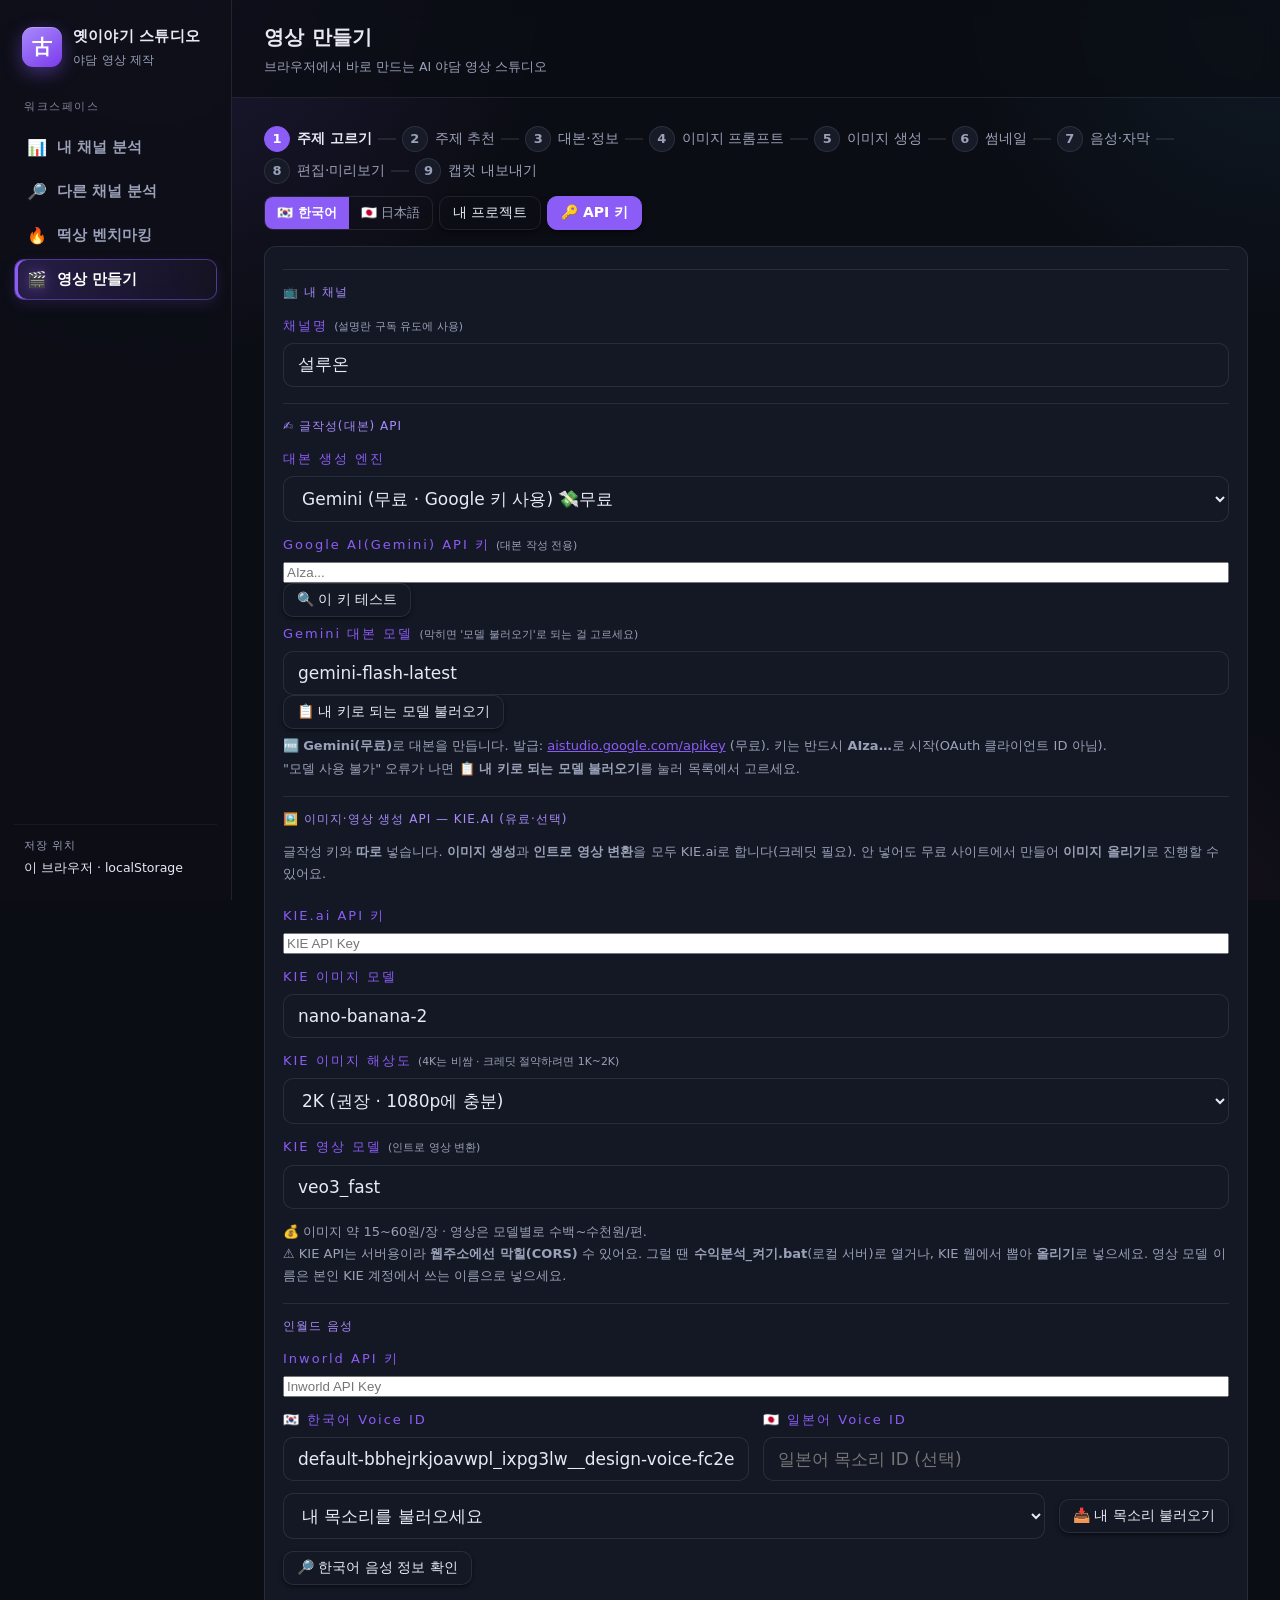
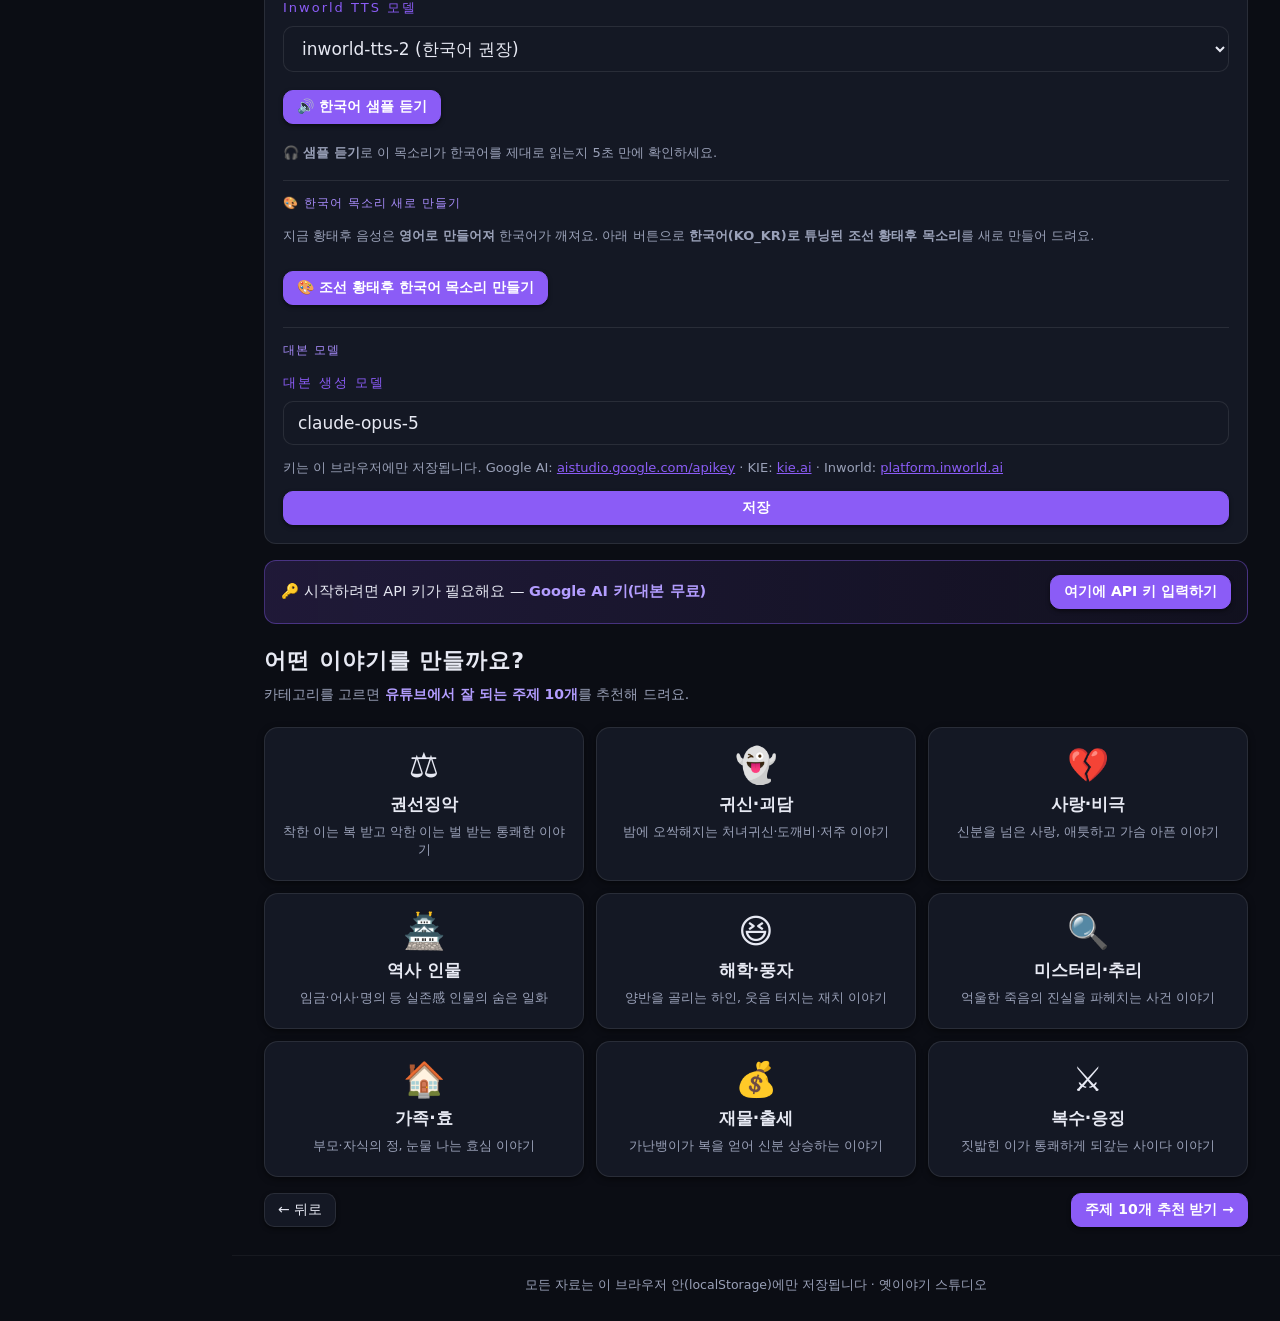
<file: index.html>
<!DOCTYPE html>
<html lang="ko">
<head>
  <meta charset="UTF-8" />
  <meta name="viewport" content="width=device-width, initial-scale=1.0" />
  <title>옛이야기 곳간 · 민담·야담 창작 프로그램</title>
  <link rel="preconnect" href="https://fonts.googleapis.com" />
  <link rel="preconnect" href="https://fonts.gstatic.com" crossorigin />
  <link href="https://fonts.googleapis.com/css2?family=Nanum+Myeongjo:wght@400;700;800&family=Gaegu:wght@400;700&display=swap" rel="stylesheet" />
  <link rel="stylesheet" href="styles.css" />
</head>
<body>
  <div class="app">
    <aside class="sidebar" id="sidebar">
      <div class="side-brand">
        <span class="brand-orb">古</span>
        <div class="brand-text">
          <h1>옛이야기 스튜디오</h1>
          <p>야담 영상 제작</p>
        </div>
      </div>
      <div class="side-label">워크스페이스</div>
      <nav class="tabs" id="tabs">
        <button class="tab" data-tab="mychannel" data-title="내 채널 분석"><span class="tab-ico">📊</span><span class="tab-txt">내 채널 분석</span></button>
        <button class="tab" data-tab="otherchannel" data-title="다른 채널 분석"><span class="tab-ico">🔎</span><span class="tab-txt">다른 채널 분석</span></button>
        <button class="tab" data-tab="benchmark" data-title="떡상 벤치마킹"><span class="tab-ico">🔥</span><span class="tab-txt">떡상 벤치마킹</span></button>
        <button class="tab tab-producer is-active" data-tab="producer" data-title="영상 만들기"><span class="tab-ico">🎬</span><span class="tab-txt">영상 만들기</span></button>
        <button class="tab tab-studio" data-tab="studio" data-title="대본 공방"><span class="tab-ico">✦</span><span class="tab-txt">대본 공방</span></button>
        <button class="tab" data-tab="inspire" data-title="영감 얻기"><span class="tab-ico">🎲</span><span class="tab-txt">영감 얻기</span></button>
        <button class="tab" data-tab="write" data-title="이야기 짓기"><span class="tab-ico">✍️</span><span class="tab-txt">이야기 짓기</span></button>
        <button class="tab" data-tab="library" data-title="이야기 서재"><span class="tab-ico">📚</span><span class="tab-txt">이야기 서재</span><span class="count" id="libCount">0</span></button>
      </nav>
      <div class="side-foot">
        <div class="side-foot-label">저장 위치</div>
        <div class="side-foot-name">이 브라우저 · localStorage</div>
      </div>
    </aside>

    <div class="workarea">
      <header class="topbar">
        <div>
          <div class="topbar-title" id="topTitle">영상 만들기</div>
          <div class="topbar-sub">브라우저에서 바로 만드는 AI 야담 영상 스튜디오</div>
        </div>
      </header>

    <main>
      <!-- ============ 영상 만들기 (제작 마법사) ============ -->
      <section class="panel is-active" id="panel-producer">
        <div class="prod">
          <div class="prod-topbar">
            <div class="prod-stepper" id="prodStepper"></div>
            <div class="prod-topbtns">
              <div class="lang-toggle" id="langToggle">
                <button data-lang="ko" class="on">🇰🇷 한국어</button>
                <button data-lang="ja">🇯🇵 日本語</button>
              </div>
              <button class="btn btn-ghost sm" id="prodProjects">내 프로젝트</button>
              <button class="btn btn-primary sm" id="prodSettings">🔑 API 키</button>
            </div>
          </div>

          <!-- 키 설정 패널 -->
          <div class="settings-panel" id="prodKeyPanel" hidden>
            <div class="key-divider">📺 내 채널</div>
            <label class="field">
              <span class="field-label">채널명 <small>(설명란 구독 유도에 사용)</small></span>
              <input type="text" id="prodChannelName" placeholder="설루온" autocomplete="off" />
            </label>

            <div class="key-divider">✍️ 글작성(대본) API</div>
            <label class="field">
              <span class="field-label">대본 생성 엔진</span>
              <select id="prodTextProvider">
                <option value="gemini">Gemini (무료 · Google 키 사용) 💸무료</option>
                <option value="claude">Claude (유료 · 고품질)</option>
              </select>
            </label>
            <div id="geminiTextField">
              <label class="field">
                <span class="field-label">Google AI(Gemini) API 키 <small>(대본 작성 전용)</small></span>
                <input type="password" id="prodGeminiKey" placeholder="AIza..." autocomplete="off" />
              </label>
              <div class="yt-row" style="margin:0 0 6px">
                <button type="button" class="btn sm" id="prodTestGemini">🔍 이 키 테스트</button>
                <span id="prodTestGeminiResult" class="settings-note" style="margin:0"></span>
              </div>
              <label class="field">
                <span class="field-label">Gemini 대본 모델 <small>(막히면 '모델 불러오기'로 되는 걸 고르세요)</small></span>
                <input type="text" id="prodGeminiTextModel" list="geminiTextModelList" placeholder="gemini-flash-latest" />
                <datalist id="geminiTextModelList">
                  <option value="gemini-flash-latest"></option>
                  <option value="gemini-2.5-flash"></option>
                  <option value="gemini-2.5-pro"></option>
                  <option value="gemini-2.0-flash"></option>
                </datalist>
              </label>
              <div class="yt-row" style="margin:0 0 6px">
                <button type="button" class="btn sm" id="prodLoadGeminiModels">📋 내 키로 되는 모델 불러오기</button>
                <span id="prodGeminiModelsResult" class="settings-note" style="margin:0"></span>
              </div>
              <p class="settings-note">🆓 <b>Gemini(무료)</b>로 대본을 만듭니다. 발급: <a href="https://aistudio.google.com/apikey" target="_blank" rel="noopener">aistudio.google.com/apikey</a> (무료). 키는 반드시 <b>AIza…</b>로 시작(OAuth 클라이언트 ID 아님). <br>"모델 사용 불가" 오류가 나면 <b>📋 내 키로 되는 모델 불러오기</b>를 눌러 목록에서 고르세요.</p>
            </div>
            <div id="claudeTextField" hidden>
              <label class="field">
                <span class="field-label">Anthropic(Claude) API 키 <small>(유료 · 고품질)</small></span>
                <input type="password" id="prodClaudeKey" placeholder="sk-ant-..." autocomplete="off" />
              </label>
              <p class="settings-note">✍️ <b>Claude(유료)</b>로 고품질 대본. 발급: <a href="https://console.anthropic.com/settings/keys" target="_blank" rel="noopener">console.anthropic.com/settings/keys</a>. 모델은 아래 <b>대본 모델</b>에서 변경.</p>
            </div>

            <div class="key-divider">🖼️ 이미지·영상 생성 API — KIE.ai (유료·선택)</div>
            <p class="settings-note" style="margin-bottom:8px">글작성 키와 <b>따로</b> 넣습니다. <b>이미지 생성</b>과 <b>인트로 영상 변환</b>을 모두 KIE.ai로 합니다(크레딧 필요). 안 넣어도 무료 사이트에서 만들어 <b>이미지 올리기</b>로 진행할 수 있어요.</p>
            <label class="field">
              <span class="field-label">KIE.ai API 키</span>
              <input type="password" id="prodKieKey" placeholder="KIE API Key" autocomplete="off" />
            </label>
            <label class="field">
              <span class="field-label">KIE 이미지 모델</span>
              <input type="text" id="prodKieModel" list="kieModelList" placeholder="nano-banana-2" />
              <datalist id="kieModelList">
                <option value="nano-banana-2">nano-banana-2</option>
                <option value="nano-banana-pro">nano-banana-pro</option>
                <option value="nano-banana-2-lite">nano-banana-2-lite</option>
              </datalist>
            </label>
            <label class="field">
              <span class="field-label">KIE 이미지 해상도 <small>(4K는 비쌈 · 크레딧 절약하려면 1K~2K)</small></span>
              <select id="prodKieRes">
                <option value="1K">1K (가장 저렴)</option>
                <option value="2K" selected>2K (권장 · 1080p에 충분)</option>
                <option value="4K">4K (고화질 · 비쌈)</option>
              </select>
            </label>
            <label class="field">
              <span class="field-label">KIE 영상 모델 <small>(인트로 영상 변환)</small></span>
              <input type="text" id="prodKieVideoModel" list="kieVideoList" placeholder="veo3_fast" />
              <datalist id="kieVideoList">
                <option value="veo3_fast"></option>
                <option value="veo3"></option>
                <option value="veo3_lite"></option>
              </datalist>
            </label>
            <p class="settings-note">💰 이미지 약 15~60원/장 · 영상은 모델별로 수백~수천원/편. <br>⚠ KIE API는 서버용이라 <b>웹주소에선 막힐(CORS)</b> 수 있어요. 그럴 땐 <b>수익분석_켜기.bat</b>(로컬 서버)로 열거나, KIE 웹에서 뽑아 <b>올리기</b>로 넣으세요. 영상 모델 이름은 본인 KIE 계정에서 쓰는 이름으로 넣으세요.</p>

            <div class="key-divider">인월드 음성</div>
            <label class="field">
              <span class="field-label">Inworld API 키</span>
              <input type="password" id="prodInworldKey" placeholder="Inworld API Key" autocomplete="off" />
            </label>
            <div class="editor-row">
              <label class="field" style="flex:1">
                <span class="field-label">🇰🇷 한국어 Voice ID</span>
                <input type="text" id="prodInworldVoiceKo" placeholder="default-bbhe..." autocomplete="off" />
              </label>
              <label class="field" style="flex:1">
                <span class="field-label">🇯🇵 일본어 Voice ID</span>
                <input type="text" id="prodInworldVoiceJa" placeholder="일본어 목소리 ID (선택)" autocomplete="off" />
              </label>
            </div>
            <div class="editor-row" style="align-items:center">
              <select id="prodInworldVoiceList" style="flex:1"><option value="">내 목소리를 불러오세요</option></select>
              <button type="button" class="btn sm" id="prodLoadInworldVoices">📥 내 목소리 불러오기</button>
            </div>
            <div class="editor-row" style="align-items:center">
              <button type="button" class="btn sm" id="prodCheckInworldVoice">🔎 한국어 음성 정보 확인</button>
              <div id="prodCheckInworldVoiceResult" class="settings-note"></div>
            </div>
            <label class="field">
              <span class="field-label">Inworld TTS 모델</span>
              <select id="prodInworldModel"><option value="inworld-tts-2">inworld-tts-2 (한국어 권장)</option><option value="inworld-tts-1.5-max">inworld-tts-1.5-max (영어 위주)</option></select>
            </label>
            <div class="yt-row" style="margin:6px 0">
              <button type="button" class="btn sm btn-primary" id="prodInworldSample">🔊 한국어 샘플 듣기</button>
              <span id="prodInworldSampleResult" class="settings-note" style="margin:0"></span>
            </div>
            <p class="settings-note">🎧 <b>샘플 듣기</b>로 이 목소리가 한국어를 제대로 읽는지 5초 만에 확인하세요.</p>
            <div class="key-divider">🎨 한국어 목소리 새로 만들기</div>
            <p class="settings-note" style="margin-bottom:6px">지금 황태후 음성은 <b>영어로 만들어져</b> 한국어가 깨져요. 아래 버튼으로 <b>한국어(KO_KR)로 튜닝된 조선 황태후 목소리</b>를 새로 만들어 드려요.</p>
            <div class="yt-row" style="margin:6px 0; flex-wrap:wrap">
              <button type="button" class="btn sm btn-primary" id="prodDesignVoice">🎨 조선 황태후 한국어 목소리 만들기</button>
              <span id="prodDesignVoiceResult" class="settings-note" style="margin:0"></span>
            </div>

            <div class="key-divider">대본 모델</div>
            <label class="field">
              <span class="field-label">대본 생성 모델</span>
              <input type="text" id="prodModel" list="modelList" placeholder="claude-opus-5" />
            </label>
            <p class="settings-note">키는 이 브라우저에만 저장됩니다. Google AI: <a href="https://aistudio.google.com/apikey" target="_blank" rel="noopener">aistudio.google.com/apikey</a> · KIE: <a href="https://kie.ai" target="_blank" rel="noopener">kie.ai</a> · Inworld: <a href="https://platform.inworld.ai" target="_blank" rel="noopener">platform.inworld.ai</a></p>
            <button class="btn btn-primary sm" id="prodSaveKeys">저장</button>
          </div>

          <!-- 프로젝트 목록 패널 -->
          <div class="settings-panel" id="prodProjPanel" hidden>
            <span class="field-label">저장된 프로젝트</span>
            <div id="prodProjList" class="proj-list"></div>
          </div>

          <div class="prod-body" id="prodBody"></div>

          <div class="prod-nav" id="prodNav"></div>
        </div>
      </section>

      <!-- ============ 영감 얻기 ============ -->
      <section class="panel" id="panel-inspire">
        <div class="panel-head">
          <h2>이야기 씨앗 뽑기</h2>
          <p class="hint">주사위를 굴리듯 옛이야기 재료를 뽑아 보세요. 마음에 드는 조합이 나오면 <b>이 씨앗으로 이야기 짓기</b>를 눌러 바로 글을 쓸 수 있어요.</p>
        </div>

        <div class="seed-grid">
          <article class="seed-card" data-key="opening">
            <div class="seed-label">시작하는 말</div>
            <div class="seed-value" id="seed-opening">—</div>
            <button class="reroll" data-reroll="opening" title="다시 뽑기">↻</button>
          </article>
          <article class="seed-card" data-key="character">
            <div class="seed-label">등장인물</div>
            <div class="seed-value" id="seed-character">—</div>
            <button class="reroll" data-reroll="character" title="다시 뽑기">↻</button>
          </article>
          <article class="seed-card" data-key="setting">
            <div class="seed-label">때와 곳</div>
            <div class="seed-value" id="seed-setting">—</div>
            <button class="reroll" data-reroll="setting" title="다시 뽑기">↻</button>
          </article>
          <article class="seed-card" data-key="event">
            <div class="seed-label">일어나는 일</div>
            <div class="seed-value" id="seed-event">—</div>
            <button class="reroll" data-reroll="event" title="다시 뽑기">↻</button>
          </article>
          <article class="seed-card" data-key="item">
            <div class="seed-label">신묘한 물건</div>
            <div class="seed-value" id="seed-item">—</div>
            <button class="reroll" data-reroll="item" title="다시 뽑기">↻</button>
          </article>
          <article class="seed-card" data-key="moral">
            <div class="seed-label">전하는 교훈</div>
            <div class="seed-value" id="seed-moral">—</div>
            <button class="reroll" data-reroll="moral" title="다시 뽑기">↻</button>
          </article>
        </div>

        <div class="seed-actions">
          <button class="btn btn-primary" id="rollAll">🎲 전부 새로 뽑기</button>
          <button class="btn" id="useSeed">✍️ 이 씨앗으로 이야기 짓기</button>
        </div>
      </section>

      <!-- ============ 이야기 짓기 ============ -->
      <section class="panel" id="panel-write">
        <div class="editor">
          <div class="editor-row">
            <label class="field genre-field">
              <span class="field-label">갈래</span>
              <select id="genre">
                <option>민담</option>
                <option>야담</option>
                <option>전설</option>
                <option>신화</option>
                <option>우화</option>
                <option>옛날이야기</option>
              </select>
            </label>
            <label class="field title-field">
              <span class="field-label">제목</span>
              <input type="text" id="title" placeholder="예) 은혜 갚은 호랑이" maxlength="60" />
            </label>
          </div>

          <div class="seed-strip" id="seedStrip" hidden>
            <span class="strip-label">뽑은 씨앗</span>
            <div class="strip-chips" id="seedChips"></div>
            <button class="chip-insert" id="insertSeed" title="본문 앞에 살짝 넣기">본문에 넣기</button>
          </div>

          <label class="field">
            <span class="field-label">본문</span>
            <textarea id="body" placeholder="옛날 옛적, 호랑이 담배 피우던 시절에…"></textarea>
          </label>

          <div class="editor-foot">
            <span class="meta" id="wordCount">0자</span>
            <div class="editor-buttons">
              <button class="btn" id="newStory">새 이야기</button>
              <button class="btn btn-primary" id="saveStory">저장하기</button>
            </div>
          </div>
        </div>
      </section>

      <!-- ============ 이야기 서재 ============ -->
      <section class="panel" id="panel-library">
        <div class="panel-head library-head">
          <h2>이야기 서재</h2>
          <div class="lib-tools">
            <input type="search" id="search" placeholder="제목·내용 찾기" />
            <button class="btn btn-ghost" id="exportAll" title="모든 이야기를 백업 파일로 내려받기">전체 내보내기</button>
          </div>
        </div>
        <div id="libraryList" class="library-list"></div>
        <p class="empty" id="libEmpty">아직 지은 이야기가 없어요. <b>이야기 짓기</b>에서 첫 이야기를 남겨 보세요.</p>
      </section>
      <!-- ============ 대본 공방 (AI) ============ -->
      <section class="panel" id="panel-studio">
        <div class="studio">
          <div class="studio-bar">
            <div class="mode-picker" id="modePicker">
              <button class="mode is-active" data-mode="daebon">① 야담 대본</button>
              <button class="mode" data-mode="flow">② 이미지 프롬프트</button>
              <button class="mode" data-mode="thumb">③ 썸네일</button>
            </div>
            <div class="studio-tools">
              <button class="btn btn-ghost sm" id="styleBtn" hidden>화풍 프리셋</button>
              <button class="btn btn-ghost sm" id="newChat">새 대화</button>
              <button class="btn btn-ghost sm" id="exportChat">대화 내보내기</button>
              <button class="btn btn-ghost sm" id="settingsBtn">⚙ 설정</button>
            </div>
          </div>

          <p class="mode-desc" id="modeDesc"></p>

          <!-- 설정 패널 -->
          <div class="settings-panel" id="settingsPanel" hidden>
            <label class="field">
              <span class="field-label">Anthropic API 키 <small>(브라우저에만 저장, 서버 전송 없음)</small></span>
              <input type="password" id="apiKey" placeholder="sk-ant-..." autocomplete="off" />
            </label>
            <div class="editor-row">
              <label class="field" style="flex:1">
                <span class="field-label">모델</span>
                <input type="text" id="model" list="modelList" placeholder="claude-opus-5" />
                <datalist id="modelList">
                  <option value="claude-opus-5"></option>
                  <option value="claude-sonnet-5"></option>
                  <option value="claude-haiku-4-5-20251001"></option>
                  <option value="claude-opus-4-1"></option>
                  <option value="claude-sonnet-4-5"></option>
                </datalist>
              </label>
              <label class="field" style="width:150px">
                <span class="field-label">응답 최대 길이</span>
                <input type="number" id="maxTokens" value="16000" min="1024" max="64000" step="1024" />
              </label>
            </div>
            <p class="settings-note">Opus판 프롬프트는 <b>opus</b> 모델, 가벼운 진행은 <b>sonnet</b> 모델을 추천합니다. 키는 <a href="https://console.anthropic.com/settings/keys" target="_blank" rel="noopener">console.anthropic.com</a>에서 발급.</p>
            <button class="btn btn-primary sm" id="saveSettings">저장</button>
          </div>

          <!-- 화풍 프리셋 패널 -->
          <div class="settings-panel" id="stylePanel" hidden>
            <span class="field-label">화풍 프리셋 (선택하면 입력창에 삽입)</span>
            <div class="style-list" id="styleList"></div>
          </div>

          <!-- 채팅 -->
          <div class="chat-log" id="chatLog">
            <div class="chat-hello" id="chatHello"></div>
          </div>

          <div class="chat-input-row">
            <button class="btn sm" id="continueBtn" title="이어서 작성">계속</button>
            <textarea id="chatInput" rows="2" placeholder="메시지를 입력하세요. (Enter 전송 · Shift+Enter 줄바꿈)"></textarea>
            <button class="btn btn-primary" id="sendBtn">보내기</button>
            <button class="btn" id="stopBtn" hidden>중지</button>
          </div>
        </div>
      </section>
      <!-- ============ 유튜브 분석·벤치마킹 ============ -->
      <!-- 📊 내 채널 분석 · 수익 (구글 로그인) -->
      <section class="panel" id="panel-mychannel">
        <div class="yt">
          <div class="yt-section">
            <h2 class="prod-h">내 채널 분석 · 수익</h2>
            <p class="prod-sub">구글로 로그인하면 <b>최근 28일 조회수·시청시간·구독자 증가·예상 수익</b>이 바로 나옵니다. (반드시 <b>수익분석_켜기.bat</b>=localhost로 열어야 로그인돼요.)</p>
            <label class="field">
              <span class="field-label">OAuth 클라이언트 ID <small>(한 번만 입력하면 기억됩니다)</small></span>
              <input type="text" id="ytClientId" placeholder="xxxxx.apps.googleusercontent.com" autocomplete="off" />
            </label>
            <div class="yt-row">
              <button class="btn btn-primary" id="ytLogin">🔓 로그인하고 분석 보기</button>
              <button class="btn btn-ghost sm" id="ytLogout" hidden>로그아웃</button>
            </div>
            <div id="ytMineResult"></div>
            <p class="settings-note" style="margin-top:14px">※ 예상 수익은 수익 창출 채널일 때만. 필요한 API 사용 설정: Google Cloud에서 <b>YouTube Analytics API</b> + <b>YouTube Data API v3</b>.</p>
          </div>
        </div>
      </section>

      <!-- 🔎 다른 채널 분석 (공개 지표) -->
      <section class="panel" id="panel-otherchannel">
        <div class="yt">
          <div class="yt-section">
            <h2 class="prod-h">다른 채널 분석 <span style="font-size:13px;color:var(--ink-soft)">(인기 채널 자동)</span></h2>
            <p class="prod-sub">이 메뉴를 열면 <b>자동으로</b> 인기 야담 채널들을 구독자순으로 분석해요. 핸들·URL 입력 필요 없어요. 검색어를 바꾸면 그걸 기억합니다.</p>
            <label class="field">
              <span class="field-label">YouTube Data API 키 <small>(한 번만 저장)</small></span>
              <div class="yt-row" style="margin:0">
                <input type="password" id="ytKey" placeholder="AIza..." autocomplete="off" style="flex:1" />
                <button class="btn sm" id="ytSaveKey">저장</button>
              </div>
            </label>
            <div class="yt-row">
              <input type="text" id="ytChanQuery" placeholder="분야 검색어 (예: 야담, 옛날이야기, 괴담)" />
              <select id="ytChanRegion">
                <option value="KR">🇰🇷 한국</option>
                <option value="JP">🇯🇵 일본</option>
                <option value="US">🇺🇸 미국</option>
              </select>
              <button class="btn btn-primary" id="ytChanSearch">채널 찾기</button>
            </div>
            <div id="ytChannelResult"></div>
          </div>
        </div>
      </section>

      <!-- 🔥 떡상 벤치마킹 -->
      <section class="panel" id="panel-benchmark">
        <div class="yt">
          <div class="yt-section">
            <h2 class="prod-h">떡상 벤치마킹 <span style="font-size:14px;color:var(--ink-soft)">(최근 7일 급상승)</span></h2>
            <p class="prod-sub">이 메뉴를 열면 <b>자동으로</b> 최근 7일 조회수 상위 영상이 떠요. 검색어를 바꾸면 그걸 기억합니다. 제목을 눌러 바로 대본으로.</p>
            <label class="field">
              <span class="field-label">YouTube Data API 키 <small>(한 번만 저장)</small></span>
              <div class="yt-row" style="margin:0">
                <input type="password" id="ytKey2" placeholder="AIza..." autocomplete="off" style="flex:1" />
                <button class="btn sm" id="ytSaveKey2">저장</button>
              </div>
            </label>
            <div class="yt-row">
              <input type="text" id="ytQuery" placeholder="검색어 (예: 야담, 옛날이야기, 괴담)" />
              <select id="ytRegion">
                <option value="KR">🇰🇷 한국</option>
                <option value="JP">🇯🇵 일본</option>
                <option value="US">🇺🇸 미국</option>
              </select>
              <button class="btn btn-primary" id="ytSearch">검색</button>
            </div>
            <div id="ytBenchResult"></div>
          </div>
        </div>
      </section>
    </main>

      <footer class="site-footer">
        <p>모든 자료는 이 브라우저 안(localStorage)에만 저장됩니다 · 옛이야기 스튜디오</p>
      </footer>
    </div>
  </div>

  <!-- 이야기 읽기 창 -->
  <div class="modal" id="readerModal" hidden>
    <div class="modal-backdrop" data-close></div>
    <div class="modal-box scroll-paper">
      <button class="modal-close" data-close title="닫기">✕</button>
      <div class="reader-genre" id="readerGenre"></div>
      <h2 class="reader-title" id="readerTitle"></h2>
      <div class="reader-date" id="readerDate"></div>
      <div class="reader-body" id="readerBody"></div>
      <div class="reader-actions">
        <button class="btn" id="editFromReader">고쳐 쓰기</button>
        <button class="btn btn-ghost" id="exportOne">글로 내보내기</button>
      </div>
    </div>
  </div>

  <div class="toast" id="toast" hidden></div>

  <script src="data.js"></script>
  <script src="prompts.js"></script>
  <script src="app.js"></script>
  <script src="studio.js"></script>
  <script src="producer.js?v=inworld-pure-korean-20260804"></script>
  <script src="youtube.js"></script>
</body>
</html>
</file>
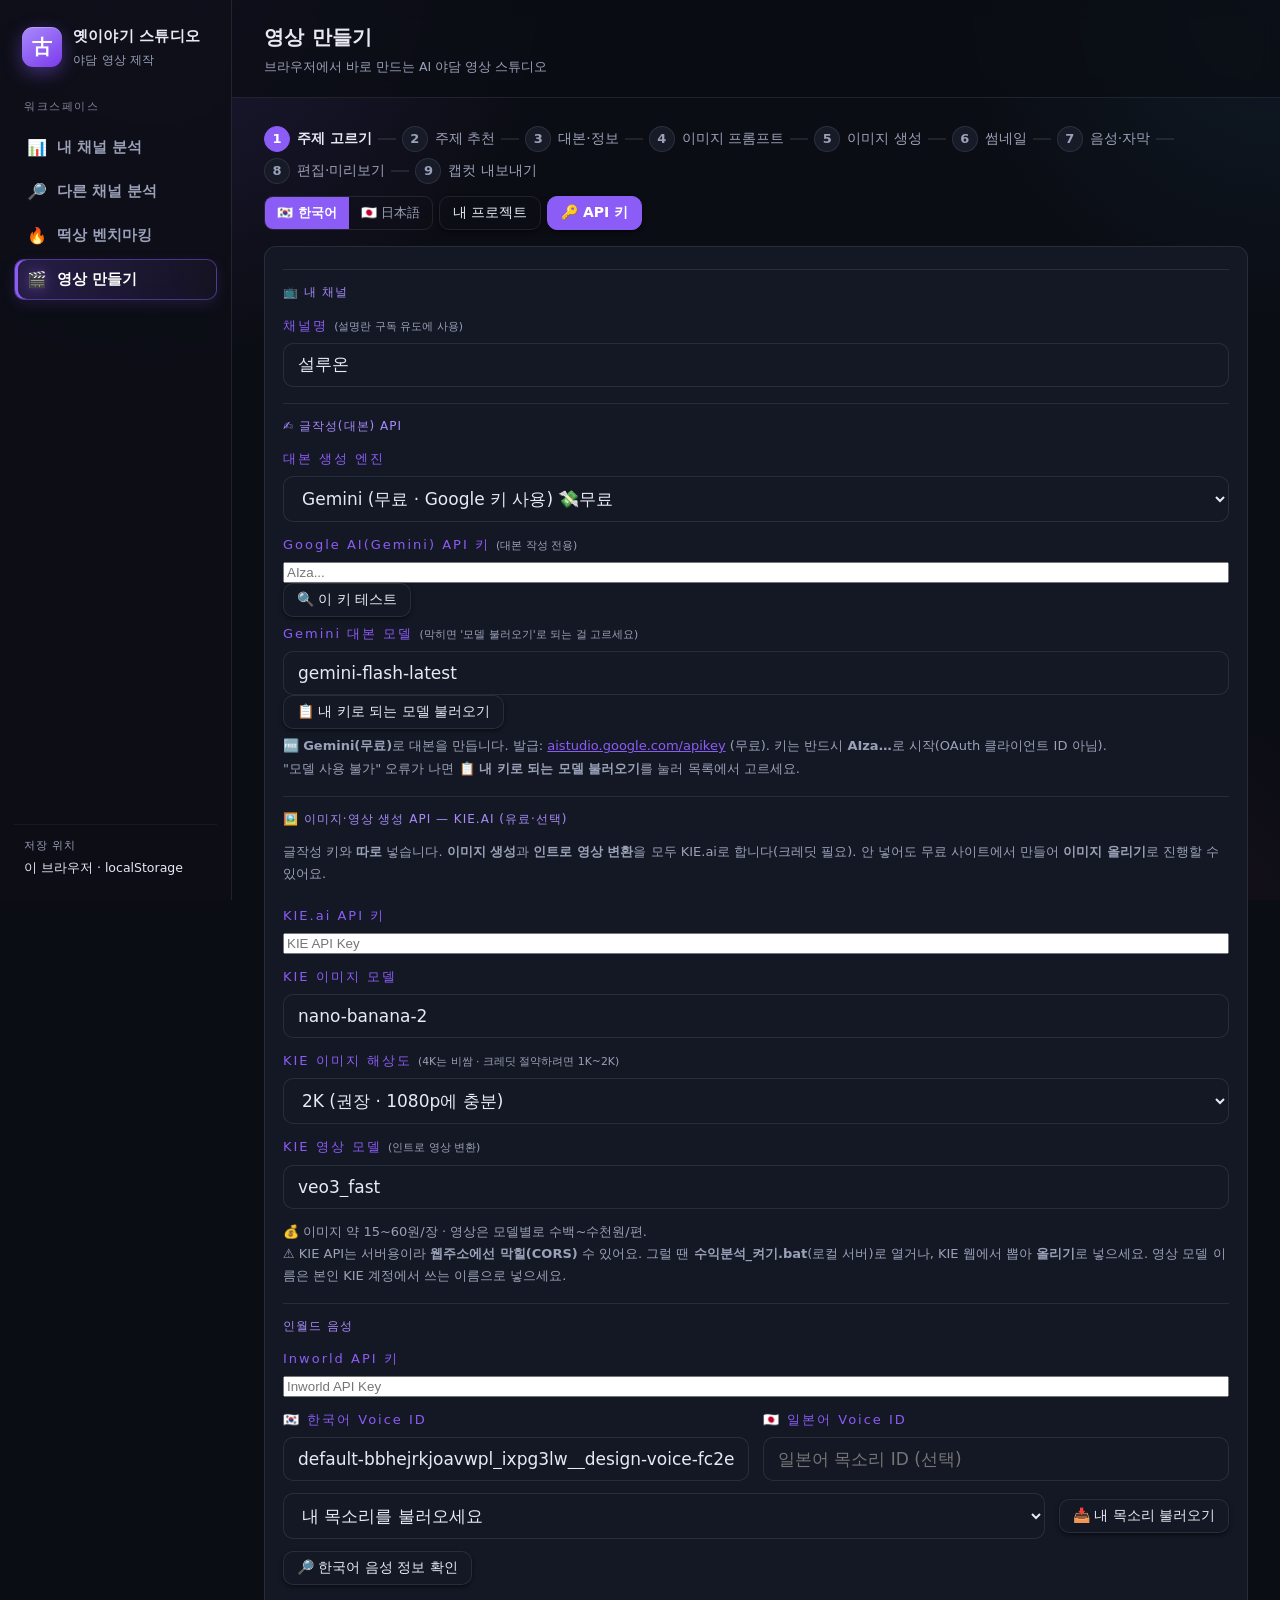
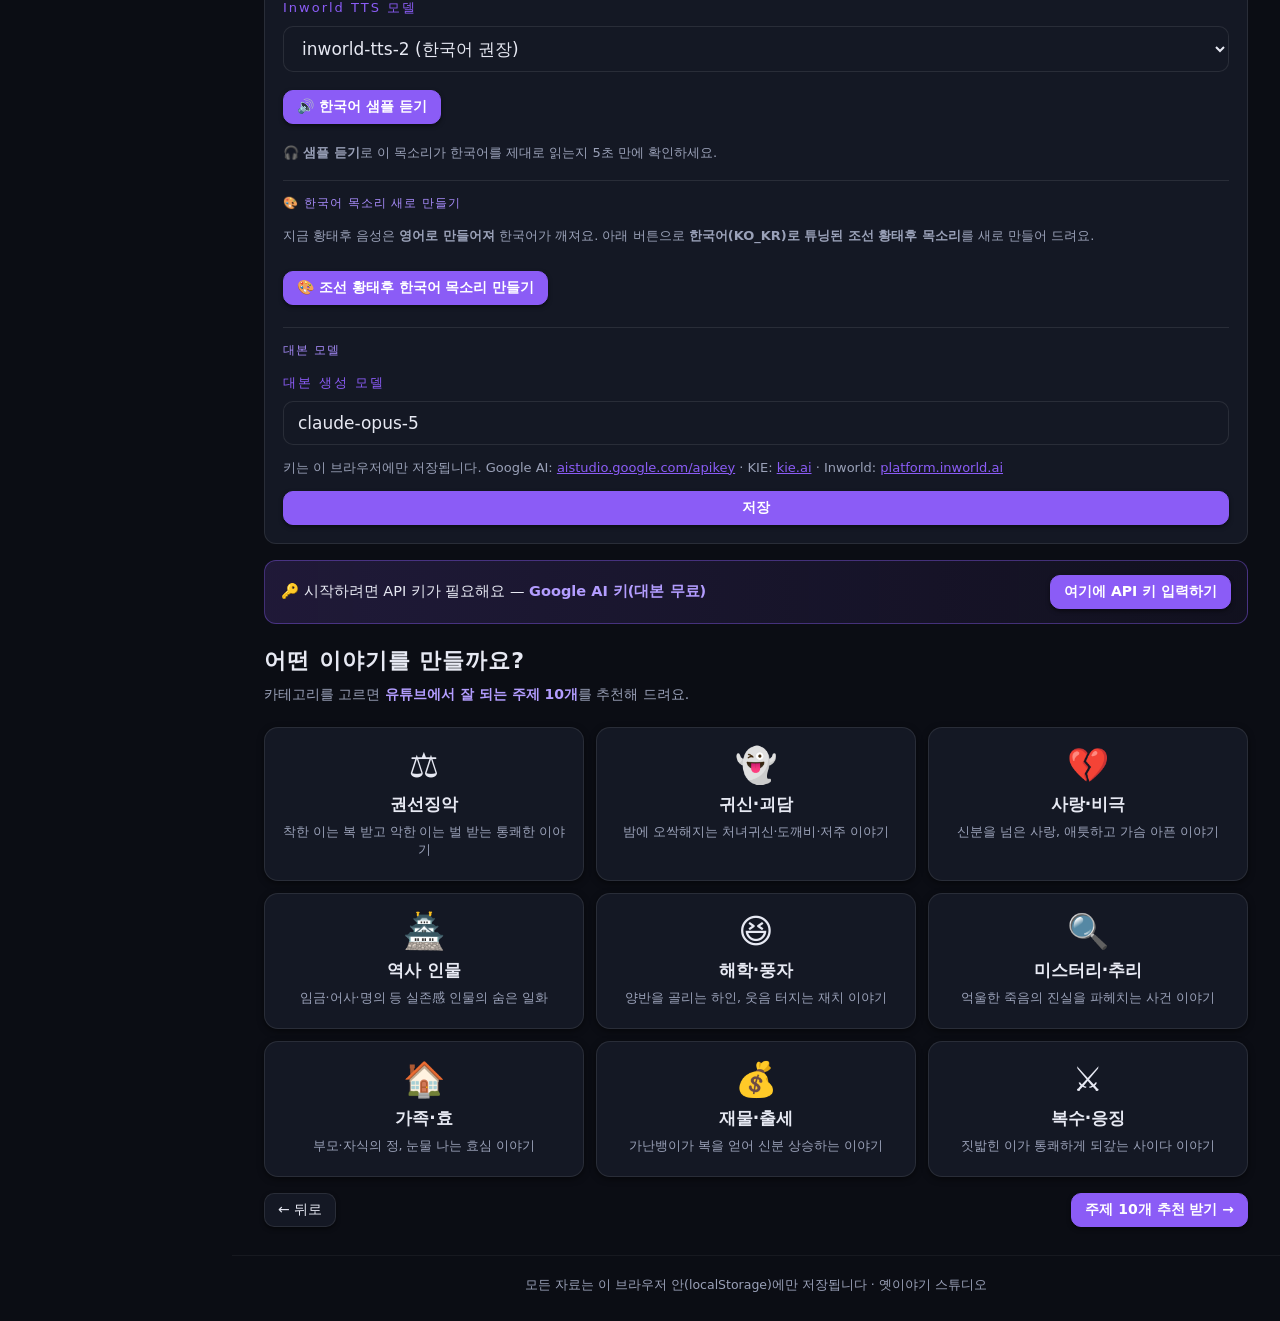
<file: latest.html>
<!DOCTYPE html>
<html lang="ko">
<head>
  <meta charset="UTF-8" />
  <meta name="viewport" content="width=device-width, initial-scale=1.0" />
  <title>옛이야기 곳간 · 민담·야담 창작 프로그램</title>
  <link rel="preconnect" href="https://fonts.googleapis.com" />
  <link rel="preconnect" href="https://fonts.gstatic.com" crossorigin />
  <link href="https://fonts.googleapis.com/css2?family=Nanum+Myeongjo:wght@400;700;800&family=Gaegu:wght@400;700&display=swap" rel="stylesheet" />
  <link rel="stylesheet" href="styles.css" />
</head>
<body>
  <div class="app">
    <aside class="sidebar" id="sidebar">
      <div class="side-brand">
        <span class="brand-orb">古</span>
        <div class="brand-text">
          <h1>옛이야기 스튜디오</h1>
          <p>야담 영상 제작</p>
        </div>
      </div>
      <div class="side-label">워크스페이스</div>
      <nav class="tabs" id="tabs">
        <button class="tab" data-tab="mychannel" data-title="내 채널 분석"><span class="tab-ico">📊</span><span class="tab-txt">내 채널 분석</span></button>
        <button class="tab" data-tab="otherchannel" data-title="다른 채널 분석"><span class="tab-ico">🔎</span><span class="tab-txt">다른 채널 분석</span></button>
        <button class="tab" data-tab="benchmark" data-title="떡상 벤치마킹"><span class="tab-ico">🔥</span><span class="tab-txt">떡상 벤치마킹</span></button>
        <button class="tab tab-producer is-active" data-tab="producer" data-title="영상 만들기"><span class="tab-ico">🎬</span><span class="tab-txt">영상 만들기</span></button>
        <button class="tab tab-studio" data-tab="studio" data-title="대본 공방"><span class="tab-ico">✦</span><span class="tab-txt">대본 공방</span></button>
        <button class="tab" data-tab="inspire" data-title="영감 얻기"><span class="tab-ico">🎲</span><span class="tab-txt">영감 얻기</span></button>
        <button class="tab" data-tab="write" data-title="이야기 짓기"><span class="tab-ico">✍️</span><span class="tab-txt">이야기 짓기</span></button>
        <button class="tab" data-tab="library" data-title="이야기 서재"><span class="tab-ico">📚</span><span class="tab-txt">이야기 서재</span><span class="count" id="libCount">0</span></button>
      </nav>
      <div class="side-foot">
        <div class="side-foot-label">저장 위치</div>
        <div class="side-foot-name">이 브라우저 · localStorage</div>
      </div>
    </aside>

    <div class="workarea">
      <header class="topbar">
        <div>
          <div class="topbar-title" id="topTitle">영상 만들기</div>
          <div class="topbar-sub">브라우저에서 바로 만드는 AI 야담 영상 스튜디오</div>
        </div>
      </header>

    <main>
      <!-- ============ 영상 만들기 (제작 마법사) ============ -->
      <section class="panel is-active" id="panel-producer">
        <div class="prod">
          <div class="prod-topbar">
            <div class="prod-stepper" id="prodStepper"></div>
            <div class="prod-topbtns">
              <div class="lang-toggle" id="langToggle">
                <button data-lang="ko" class="on">🇰🇷 한국어</button>
                <button data-lang="ja">🇯🇵 日本語</button>
              </div>
              <button class="btn btn-ghost sm" id="prodProjects">내 프로젝트</button>
              <button class="btn btn-primary sm" id="prodSettings">🔑 API 키</button>
            </div>
          </div>

          <!-- 키 설정 패널 -->
          <div class="settings-panel" id="prodKeyPanel" hidden>
            <div class="key-divider">📺 내 채널</div>
            <label class="field">
              <span class="field-label">채널명 <small>(설명란 구독 유도에 사용)</small></span>
              <input type="text" id="prodChannelName" placeholder="설루온" autocomplete="off" />
            </label>

            <div class="key-divider">✍️ 글작성(대본) API</div>
            <label class="field">
              <span class="field-label">대본 생성 엔진</span>
              <select id="prodTextProvider">
                <option value="gemini">Gemini (무료 · Google 키 사용) 💸무료</option>
                <option value="claude">Claude (유료 · 고품질)</option>
              </select>
            </label>
            <div id="geminiTextField">
              <label class="field">
                <span class="field-label">Google AI(Gemini) API 키 <small>(대본 작성 전용)</small></span>
                <input type="password" id="prodGeminiKey" placeholder="AIza..." autocomplete="off" />
              </label>
              <div class="yt-row" style="margin:0 0 6px">
                <button type="button" class="btn sm" id="prodTestGemini">🔍 이 키 테스트</button>
                <span id="prodTestGeminiResult" class="settings-note" style="margin:0"></span>
              </div>
              <label class="field">
                <span class="field-label">Gemini 대본 모델 <small>(막히면 '모델 불러오기'로 되는 걸 고르세요)</small></span>
                <input type="text" id="prodGeminiTextModel" list="geminiTextModelList" placeholder="gemini-flash-latest" />
                <datalist id="geminiTextModelList">
                  <option value="gemini-flash-latest"></option>
                  <option value="gemini-2.5-flash"></option>
                  <option value="gemini-2.5-pro"></option>
                  <option value="gemini-2.0-flash"></option>
                </datalist>
              </label>
              <div class="yt-row" style="margin:0 0 6px">
                <button type="button" class="btn sm" id="prodLoadGeminiModels">📋 내 키로 되는 모델 불러오기</button>
                <span id="prodGeminiModelsResult" class="settings-note" style="margin:0"></span>
              </div>
              <p class="settings-note">🆓 <b>Gemini(무료)</b>로 대본을 만듭니다. 발급: <a href="https://aistudio.google.com/apikey" target="_blank" rel="noopener">aistudio.google.com/apikey</a> (무료). 키는 반드시 <b>AIza…</b>로 시작(OAuth 클라이언트 ID 아님). <br>"모델 사용 불가" 오류가 나면 <b>📋 내 키로 되는 모델 불러오기</b>를 눌러 목록에서 고르세요.</p>
            </div>
            <div id="claudeTextField" hidden>
              <label class="field">
                <span class="field-label">Anthropic(Claude) API 키 <small>(유료 · 고품질)</small></span>
                <input type="password" id="prodClaudeKey" placeholder="sk-ant-..." autocomplete="off" />
              </label>
              <p class="settings-note">✍️ <b>Claude(유료)</b>로 고품질 대본. 발급: <a href="https://console.anthropic.com/settings/keys" target="_blank" rel="noopener">console.anthropic.com/settings/keys</a>. 모델은 아래 <b>대본 모델</b>에서 변경.</p>
            </div>

            <div class="key-divider">🖼️ 이미지·영상 생성 API — KIE.ai (유료·선택)</div>
            <p class="settings-note" style="margin-bottom:8px">글작성 키와 <b>따로</b> 넣습니다. <b>이미지 생성</b>과 <b>인트로 영상 변환</b>을 모두 KIE.ai로 합니다(크레딧 필요). 안 넣어도 무료 사이트에서 만들어 <b>이미지 올리기</b>로 진행할 수 있어요.</p>
            <label class="field">
              <span class="field-label">KIE.ai API 키</span>
              <input type="password" id="prodKieKey" placeholder="KIE API Key" autocomplete="off" />
            </label>
            <label class="field">
              <span class="field-label">KIE 이미지 모델</span>
              <input type="text" id="prodKieModel" list="kieModelList" placeholder="nano-banana-2" />
              <datalist id="kieModelList">
                <option value="nano-banana-2">nano-banana-2</option>
                <option value="nano-banana-pro">nano-banana-pro</option>
                <option value="nano-banana-2-lite">nano-banana-2-lite</option>
              </datalist>
            </label>
            <label class="field">
              <span class="field-label">KIE 이미지 해상도 <small>(4K는 비쌈 · 크레딧 절약하려면 1K~2K)</small></span>
              <select id="prodKieRes">
                <option value="1K">1K (가장 저렴)</option>
                <option value="2K" selected>2K (권장 · 1080p에 충분)</option>
                <option value="4K">4K (고화질 · 비쌈)</option>
              </select>
            </label>
            <label class="field">
              <span class="field-label">KIE 영상 모델 <small>(인트로 영상 변환)</small></span>
              <input type="text" id="prodKieVideoModel" list="kieVideoList" placeholder="veo3_fast" />
              <datalist id="kieVideoList">
                <option value="veo3_fast"></option>
                <option value="veo3"></option>
                <option value="veo3_lite"></option>
              </datalist>
            </label>
            <p class="settings-note">💰 이미지 약 15~60원/장 · 영상은 모델별로 수백~수천원/편. <br>⚠ KIE API는 서버용이라 <b>웹주소에선 막힐(CORS)</b> 수 있어요. 그럴 땐 <b>수익분석_켜기.bat</b>(로컬 서버)로 열거나, KIE 웹에서 뽑아 <b>올리기</b>로 넣으세요. 영상 모델 이름은 본인 KIE 계정에서 쓰는 이름으로 넣으세요.</p>

            <div class="key-divider">인월드 음성</div>
            <label class="field">
              <span class="field-label">Inworld API 키</span>
              <input type="password" id="prodInworldKey" placeholder="Inworld API Key" autocomplete="off" />
            </label>
            <div class="editor-row">
              <label class="field" style="flex:1">
                <span class="field-label">🇰🇷 한국어 Voice ID</span>
                <input type="text" id="prodInworldVoiceKo" placeholder="default-bbhe..." autocomplete="off" />
              </label>
              <label class="field" style="flex:1">
                <span class="field-label">🇯🇵 일본어 Voice ID</span>
                <input type="text" id="prodInworldVoiceJa" placeholder="일본어 목소리 ID (선택)" autocomplete="off" />
              </label>
            </div>
            <div class="editor-row" style="align-items:center">
              <select id="prodInworldVoiceList" style="flex:1"><option value="">내 목소리를 불러오세요</option></select>
              <button type="button" class="btn sm" id="prodLoadInworldVoices">📥 내 목소리 불러오기</button>
            </div>
            <div class="editor-row" style="align-items:center">
              <button type="button" class="btn sm" id="prodCheckInworldVoice">🔎 한국어 음성 정보 확인</button>
              <div id="prodCheckInworldVoiceResult" class="settings-note"></div>
            </div>
            <label class="field">
              <span class="field-label">Inworld TTS 모델</span>
              <select id="prodInworldModel"><option value="inworld-tts-2">inworld-tts-2 (한국어 권장)</option><option value="inworld-tts-1.5-max">inworld-tts-1.5-max (영어 위주)</option></select>
            </label>
            <div class="yt-row" style="margin:6px 0">
              <button type="button" class="btn sm btn-primary" id="prodInworldSample">🔊 한국어 샘플 듣기</button>
              <span id="prodInworldSampleResult" class="settings-note" style="margin:0"></span>
            </div>
            <p class="settings-note">🎧 <b>샘플 듣기</b>로 이 목소리가 한국어를 제대로 읽는지 5초 만에 확인하세요.</p>
            <div class="key-divider">🎨 한국어 목소리 새로 만들기</div>
            <p class="settings-note" style="margin-bottom:6px">지금 황태후 음성은 <b>영어로 만들어져</b> 한국어가 깨져요. 아래 버튼으로 <b>한국어(KO_KR)로 튜닝된 조선 황태후 목소리</b>를 새로 만들어 드려요.</p>
            <div class="yt-row" style="margin:6px 0; flex-wrap:wrap">
              <button type="button" class="btn sm btn-primary" id="prodDesignVoice">🎨 조선 황태후 한국어 목소리 만들기</button>
              <span id="prodDesignVoiceResult" class="settings-note" style="margin:0"></span>
            </div>

            <div class="key-divider">대본 모델</div>
            <label class="field">
              <span class="field-label">대본 생성 모델</span>
              <input type="text" id="prodModel" list="modelList" placeholder="claude-opus-5" />
            </label>
            <p class="settings-note">키는 이 브라우저에만 저장됩니다. Google AI: <a href="https://aistudio.google.com/apikey" target="_blank" rel="noopener">aistudio.google.com/apikey</a> · KIE: <a href="https://kie.ai" target="_blank" rel="noopener">kie.ai</a> · Inworld: <a href="https://platform.inworld.ai" target="_blank" rel="noopener">platform.inworld.ai</a></p>
            <button class="btn btn-primary sm" id="prodSaveKeys">저장</button>
          </div>

          <!-- 프로젝트 목록 패널 -->
          <div class="settings-panel" id="prodProjPanel" hidden>
            <span class="field-label">저장된 프로젝트</span>
            <div id="prodProjList" class="proj-list"></div>
          </div>

          <div class="prod-body" id="prodBody"></div>

          <div class="prod-nav" id="prodNav"></div>
        </div>
      </section>

      <!-- ============ 영감 얻기 ============ -->
      <section class="panel" id="panel-inspire">
        <div class="panel-head">
          <h2>이야기 씨앗 뽑기</h2>
          <p class="hint">주사위를 굴리듯 옛이야기 재료를 뽑아 보세요. 마음에 드는 조합이 나오면 <b>이 씨앗으로 이야기 짓기</b>를 눌러 바로 글을 쓸 수 있어요.</p>
        </div>

        <div class="seed-grid">
          <article class="seed-card" data-key="opening">
            <div class="seed-label">시작하는 말</div>
            <div class="seed-value" id="seed-opening">—</div>
            <button class="reroll" data-reroll="opening" title="다시 뽑기">↻</button>
          </article>
          <article class="seed-card" data-key="character">
            <div class="seed-label">등장인물</div>
            <div class="seed-value" id="seed-character">—</div>
            <button class="reroll" data-reroll="character" title="다시 뽑기">↻</button>
          </article>
          <article class="seed-card" data-key="setting">
            <div class="seed-label">때와 곳</div>
            <div class="seed-value" id="seed-setting">—</div>
            <button class="reroll" data-reroll="setting" title="다시 뽑기">↻</button>
          </article>
          <article class="seed-card" data-key="event">
            <div class="seed-label">일어나는 일</div>
            <div class="seed-value" id="seed-event">—</div>
            <button class="reroll" data-reroll="event" title="다시 뽑기">↻</button>
          </article>
          <article class="seed-card" data-key="item">
            <div class="seed-label">신묘한 물건</div>
            <div class="seed-value" id="seed-item">—</div>
            <button class="reroll" data-reroll="item" title="다시 뽑기">↻</button>
          </article>
          <article class="seed-card" data-key="moral">
            <div class="seed-label">전하는 교훈</div>
            <div class="seed-value" id="seed-moral">—</div>
            <button class="reroll" data-reroll="moral" title="다시 뽑기">↻</button>
          </article>
        </div>

        <div class="seed-actions">
          <button class="btn btn-primary" id="rollAll">🎲 전부 새로 뽑기</button>
          <button class="btn" id="useSeed">✍️ 이 씨앗으로 이야기 짓기</button>
        </div>
      </section>

      <!-- ============ 이야기 짓기 ============ -->
      <section class="panel" id="panel-write">
        <div class="editor">
          <div class="editor-row">
            <label class="field genre-field">
              <span class="field-label">갈래</span>
              <select id="genre">
                <option>민담</option>
                <option>야담</option>
                <option>전설</option>
                <option>신화</option>
                <option>우화</option>
                <option>옛날이야기</option>
              </select>
            </label>
            <label class="field title-field">
              <span class="field-label">제목</span>
              <input type="text" id="title" placeholder="예) 은혜 갚은 호랑이" maxlength="60" />
            </label>
          </div>

          <div class="seed-strip" id="seedStrip" hidden>
            <span class="strip-label">뽑은 씨앗</span>
            <div class="strip-chips" id="seedChips"></div>
            <button class="chip-insert" id="insertSeed" title="본문 앞에 살짝 넣기">본문에 넣기</button>
          </div>

          <label class="field">
            <span class="field-label">본문</span>
            <textarea id="body" placeholder="옛날 옛적, 호랑이 담배 피우던 시절에…"></textarea>
          </label>

          <div class="editor-foot">
            <span class="meta" id="wordCount">0자</span>
            <div class="editor-buttons">
              <button class="btn" id="newStory">새 이야기</button>
              <button class="btn btn-primary" id="saveStory">저장하기</button>
            </div>
          </div>
        </div>
      </section>

      <!-- ============ 이야기 서재 ============ -->
      <section class="panel" id="panel-library">
        <div class="panel-head library-head">
          <h2>이야기 서재</h2>
          <div class="lib-tools">
            <input type="search" id="search" placeholder="제목·내용 찾기" />
            <button class="btn btn-ghost" id="exportAll" title="모든 이야기를 백업 파일로 내려받기">전체 내보내기</button>
          </div>
        </div>
        <div id="libraryList" class="library-list"></div>
        <p class="empty" id="libEmpty">아직 지은 이야기가 없어요. <b>이야기 짓기</b>에서 첫 이야기를 남겨 보세요.</p>
      </section>
      <!-- ============ 대본 공방 (AI) ============ -->
      <section class="panel" id="panel-studio">
        <div class="studio">
          <div class="studio-bar">
            <div class="mode-picker" id="modePicker">
              <button class="mode is-active" data-mode="daebon">① 야담 대본</button>
              <button class="mode" data-mode="flow">② 이미지 프롬프트</button>
              <button class="mode" data-mode="thumb">③ 썸네일</button>
            </div>
            <div class="studio-tools">
              <button class="btn btn-ghost sm" id="styleBtn" hidden>화풍 프리셋</button>
              <button class="btn btn-ghost sm" id="newChat">새 대화</button>
              <button class="btn btn-ghost sm" id="exportChat">대화 내보내기</button>
              <button class="btn btn-ghost sm" id="settingsBtn">⚙ 설정</button>
            </div>
          </div>

          <p class="mode-desc" id="modeDesc"></p>

          <!-- 설정 패널 -->
          <div class="settings-panel" id="settingsPanel" hidden>
            <label class="field">
              <span class="field-label">Anthropic API 키 <small>(브라우저에만 저장, 서버 전송 없음)</small></span>
              <input type="password" id="apiKey" placeholder="sk-ant-..." autocomplete="off" />
            </label>
            <div class="editor-row">
              <label class="field" style="flex:1">
                <span class="field-label">모델</span>
                <input type="text" id="model" list="modelList" placeholder="claude-opus-5" />
                <datalist id="modelList">
                  <option value="claude-opus-5"></option>
                  <option value="claude-sonnet-5"></option>
                  <option value="claude-haiku-4-5-20251001"></option>
                  <option value="claude-opus-4-1"></option>
                  <option value="claude-sonnet-4-5"></option>
                </datalist>
              </label>
              <label class="field" style="width:150px">
                <span class="field-label">응답 최대 길이</span>
                <input type="number" id="maxTokens" value="16000" min="1024" max="64000" step="1024" />
              </label>
            </div>
            <p class="settings-note">Opus판 프롬프트는 <b>opus</b> 모델, 가벼운 진행은 <b>sonnet</b> 모델을 추천합니다. 키는 <a href="https://console.anthropic.com/settings/keys" target="_blank" rel="noopener">console.anthropic.com</a>에서 발급.</p>
            <button class="btn btn-primary sm" id="saveSettings">저장</button>
          </div>

          <!-- 화풍 프리셋 패널 -->
          <div class="settings-panel" id="stylePanel" hidden>
            <span class="field-label">화풍 프리셋 (선택하면 입력창에 삽입)</span>
            <div class="style-list" id="styleList"></div>
          </div>

          <!-- 채팅 -->
          <div class="chat-log" id="chatLog">
            <div class="chat-hello" id="chatHello"></div>
          </div>

          <div class="chat-input-row">
            <button class="btn sm" id="continueBtn" title="이어서 작성">계속</button>
            <textarea id="chatInput" rows="2" placeholder="메시지를 입력하세요. (Enter 전송 · Shift+Enter 줄바꿈)"></textarea>
            <button class="btn btn-primary" id="sendBtn">보내기</button>
            <button class="btn" id="stopBtn" hidden>중지</button>
          </div>
        </div>
      </section>
      <!-- ============ 유튜브 분석·벤치마킹 ============ -->
      <!-- 📊 내 채널 분석 · 수익 (구글 로그인) -->
      <section class="panel" id="panel-mychannel">
        <div class="yt">
          <div class="yt-section">
            <h2 class="prod-h">내 채널 분석 · 수익</h2>
            <p class="prod-sub">구글로 로그인하면 <b>최근 28일 조회수·시청시간·구독자 증가·예상 수익</b>이 바로 나옵니다. (반드시 <b>수익분석_켜기.bat</b>=localhost로 열어야 로그인돼요.)</p>
            <label class="field">
              <span class="field-label">OAuth 클라이언트 ID <small>(한 번만 입력하면 기억됩니다)</small></span>
              <input type="text" id="ytClientId" placeholder="xxxxx.apps.googleusercontent.com" autocomplete="off" />
            </label>
            <div class="yt-row">
              <button class="btn btn-primary" id="ytLogin">🔓 로그인하고 분석 보기</button>
              <button class="btn btn-ghost sm" id="ytLogout" hidden>로그아웃</button>
            </div>
            <div id="ytMineResult"></div>
            <p class="settings-note" style="margin-top:14px">※ 예상 수익은 수익 창출 채널일 때만. 필요한 API 사용 설정: Google Cloud에서 <b>YouTube Analytics API</b> + <b>YouTube Data API v3</b>.</p>
          </div>
        </div>
      </section>

      <!-- 🔎 다른 채널 분석 (공개 지표) -->
      <section class="panel" id="panel-otherchannel">
        <div class="yt">
          <div class="yt-section">
            <h2 class="prod-h">다른 채널 분석 <span style="font-size:13px;color:var(--ink-soft)">(인기 채널 자동)</span></h2>
            <p class="prod-sub">이 메뉴를 열면 <b>자동으로</b> 인기 야담 채널들을 구독자순으로 분석해요. 핸들·URL 입력 필요 없어요. 검색어를 바꾸면 그걸 기억합니다.</p>
            <label class="field">
              <span class="field-label">YouTube Data API 키 <small>(한 번만 저장)</small></span>
              <div class="yt-row" style="margin:0">
                <input type="password" id="ytKey" placeholder="AIza..." autocomplete="off" style="flex:1" />
                <button class="btn sm" id="ytSaveKey">저장</button>
              </div>
            </label>
            <div class="yt-row">
              <input type="text" id="ytChanQuery" placeholder="분야 검색어 (예: 야담, 옛날이야기, 괴담)" />
              <select id="ytChanRegion">
                <option value="KR">🇰🇷 한국</option>
                <option value="JP">🇯🇵 일본</option>
                <option value="US">🇺🇸 미국</option>
              </select>
              <button class="btn btn-primary" id="ytChanSearch">채널 찾기</button>
            </div>
            <div id="ytChannelResult"></div>
          </div>
        </div>
      </section>

      <!-- 🔥 떡상 벤치마킹 -->
      <section class="panel" id="panel-benchmark">
        <div class="yt">
          <div class="yt-section">
            <h2 class="prod-h">떡상 벤치마킹 <span style="font-size:14px;color:var(--ink-soft)">(최근 7일 급상승)</span></h2>
            <p class="prod-sub">이 메뉴를 열면 <b>자동으로</b> 최근 7일 조회수 상위 영상이 떠요. 검색어를 바꾸면 그걸 기억합니다. 제목을 눌러 바로 대본으로.</p>
            <label class="field">
              <span class="field-label">YouTube Data API 키 <small>(한 번만 저장)</small></span>
              <div class="yt-row" style="margin:0">
                <input type="password" id="ytKey2" placeholder="AIza..." autocomplete="off" style="flex:1" />
                <button class="btn sm" id="ytSaveKey2">저장</button>
              </div>
            </label>
            <div class="yt-row">
              <input type="text" id="ytQuery" placeholder="검색어 (예: 야담, 옛날이야기, 괴담)" />
              <select id="ytRegion">
                <option value="KR">🇰🇷 한국</option>
                <option value="JP">🇯🇵 일본</option>
                <option value="US">🇺🇸 미국</option>
              </select>
              <button class="btn btn-primary" id="ytSearch">검색</button>
            </div>
            <div id="ytBenchResult"></div>
          </div>
        </div>
      </section>
    </main>

      <footer class="site-footer">
        <p>모든 자료는 이 브라우저 안(localStorage)에만 저장됩니다 · 옛이야기 스튜디오</p>
      </footer>
    </div>
  </div>

  <!-- 이야기 읽기 창 -->
  <div class="modal" id="readerModal" hidden>
    <div class="modal-backdrop" data-close></div>
    <div class="modal-box scroll-paper">
      <button class="modal-close" data-close title="닫기">✕</button>
      <div class="reader-genre" id="readerGenre"></div>
      <h2 class="reader-title" id="readerTitle"></h2>
      <div class="reader-date" id="readerDate"></div>
      <div class="reader-body" id="readerBody"></div>
      <div class="reader-actions">
        <button class="btn" id="editFromReader">고쳐 쓰기</button>
        <button class="btn btn-ghost" id="exportOne">글로 내보내기</button>
      </div>
    </div>
  </div>

  <div class="toast" id="toast" hidden></div>

  <script src="data.js?v=20260803-2355"></script>
  <script src="prompts.js?v=20260803-2355"></script>
  <script src="app.js?v=20260803-2355"></script>
  <script src="studio.js?v=20260803-2355"></script>
  <script src="producer.js?v=20260803-2355"></script>
  <script src="youtube.js?v=20260803-2355"></script>
</body>
</html>
</file>
<file: styles.css>
:root {
  --ink: #e7e9f3;
  --ink-soft: #9aa1b8;
  --paper: #0b0d14;
  --paper-2: #171b28;
  --paper-card: #141824;
  --line: rgba(255,255,255,0.09);
  --line-soft: rgba(255,255,255,0.05);
  --seal: #8b5cf6;
  --seal-soft: #a78bfa;
  --accent: #b39dff;
  --good: #34d399;
  --danger: #f87171;
  --shadow: rgba(0,0,0,0.5);
  --glow: rgba(139,92,246,0.40);
  --sans: "Pretendard", system-ui, -apple-system, "Apple SD Gothic Neo", "Malgun Gothic", "맑은 고딕", sans-serif;
}

* { box-sizing: border-box; }

html, body {
  margin: 0;
  padding: 0;
  background: var(--paper);
  color: var(--ink);
  font-family: var(--sans);
  line-height: 1.7;
  -webkit-font-smoothing: antialiased;
}
body {
  min-height: 100vh;
  background-image:
    radial-gradient(900px circle at 12% -5%, rgba(139,92,246,0.16), transparent 45%),
    radial-gradient(800px circle at 100% 0%, rgba(56,189,248,0.08), transparent 40%),
    radial-gradient(700px circle at 85% 110%, rgba(236,72,153,0.08), transparent 45%);
  background-attachment: fixed;
}

/* ===== 앱 셸 (사이드바 + 본문) ===== */
.app { display: flex; min-height: 100vh; }

.sidebar {
  flex: none;
  width: 232px;
  position: sticky;
  top: 0;
  align-self: flex-start;
  height: 100vh;
  overflow-y: auto;
  background: rgba(13,15,23,0.86);
  backdrop-filter: blur(8px);
  border-right: 1px solid var(--line);
  padding: 20px 14px;
  display: flex;
  flex-direction: column;
  gap: 6px;
}
.side-brand { display: flex; align-items: center; gap: 11px; padding: 4px 8px 14px; }
.brand-orb {
  flex: none; width: 40px; height: 40px; display: grid; place-items: center;
  font-size: 20px; font-weight: 800; color: #fff; border-radius: 11px;
  background: linear-gradient(145deg, #a78bfa, #7c3aed);
  box-shadow: 0 6px 18px var(--glow), inset 0 1px 0 rgba(255,255,255,0.25);
}
.brand-text h1 { margin: 0; font-size: 15px; font-weight: 800; letter-spacing: .2px; }
.brand-text p { margin: 1px 0 0; font-size: 11.5px; color: var(--ink-soft); letter-spacing: .3px; }
.side-label {
  font-size: 11px; letter-spacing: 1.5px; color: var(--ink-soft);
  text-transform: uppercase; padding: 8px 10px 4px; opacity: .8;
}

.tabs { display: flex; flex-direction: column; gap: 3px; }
.tab {
  appearance: none; border: 1px solid transparent; background: transparent;
  color: var(--ink-soft); font-family: inherit; font-size: 14.5px; font-weight: 600;
  cursor: pointer; border-radius: 10px; padding: 10px 12px;
  display: flex; align-items: center; gap: 10px; text-align: left;
  transition: background .14s, color .14s, border-color .14s;
}
/* 사용 안 하는 탭 숨김 (영상 만들기 · 유튜브 분석만 노출) */
.tab[data-tab="inspire"], .tab[data-tab="write"], .tab[data-tab="library"], .tab[data-tab="studio"] { display: none; }
.tab-ico { font-size: 16px; width: 20px; text-align: center; flex: none; }
.tab-txt { flex: 1; }
.tab:hover { background: rgba(255,255,255,0.05); color: var(--ink); }
.tab.is-active {
  background: linear-gradient(90deg, rgba(139,92,246,0.22), rgba(139,92,246,0.06));
  color: #fff; border-color: rgba(139,92,246,0.45);
  box-shadow: inset 3px 0 0 var(--seal), 0 4px 14px rgba(139,92,246,0.15);
}
.count {
  display: inline-grid; place-items: center; min-width: 20px; height: 20px; padding: 0 6px;
  background: var(--seal); color: #fff; border-radius: 20px; font-size: 11px; font-weight: 700;
}
.tab:not(.is-active) .count { background: rgba(255,255,255,0.12); color: var(--ink-soft); }

.side-foot { margin-top: auto; padding: 12px 10px 2px; border-top: 1px solid var(--line-soft); }
.side-foot-label { font-size: 10.5px; letter-spacing: 1px; color: var(--ink-soft); text-transform: uppercase; }
.side-foot-name { font-size: 12.5px; color: var(--ink); margin-top: 2px; }

/* ===== 본문 영역 ===== */
.workarea { flex: 1; min-width: 0; display: flex; flex-direction: column; }
.topbar {
  display: flex; align-items: center; justify-content: space-between;
  padding: 20px 32px; border-bottom: 1px solid var(--line);
  position: sticky; top: 0; z-index: 5;
  background: rgba(11,13,20,0.78); backdrop-filter: blur(10px);
}
.topbar-title { font-size: 20px; font-weight: 800; letter-spacing: .3px; }
.topbar-sub { font-size: 12.5px; color: var(--ink-soft); margin-top: 2px; }

/* ===== 본문 공통 ===== */
main { flex: 1; padding: 28px 32px; max-width: 1080px; width: 100%; }
.panel { display: none; animation: fade .3s ease; }
.panel.is-active { display: block; }
@keyframes fade { from { opacity: 0; transform: translateY(6px);} to { opacity: 1; transform: none;} }

.panel-head h2 {
  margin: 0 0 6px;
  font-size: 24px;
  letter-spacing: 2px;
}
.hint, .meta { color: var(--ink-soft); }
.hint { font-size: 14px; margin: 0 0 22px; }
.hint b { color: var(--accent); }

/* ===== 씨앗 카드 ===== */
.seed-grid {
  display: grid;
  grid-template-columns: repeat(2, 1fr);
  gap: 14px;
}
.seed-card {
  position: relative;
  background: var(--paper-card);
  border: 1px solid var(--line);
  border-radius: 12px;
  padding: 16px 46px 16px 18px;
  min-height: 78px;
  box-shadow: 0 2px 6px var(--shadow);
}
.seed-label {
  font-size: 13px;
  color: var(--seal);
  letter-spacing: 3px;
  margin-bottom: 6px;
}
.seed-value {
  font-size: 19px;
  font-weight: 700;
  min-height: 26px;
  transition: opacity .18s;
}
.seed-value.flip { opacity: 0; }
.reroll {
  position: absolute;
  top: 12px;
  right: 12px;
  width: 30px;
  height: 30px;
  border-radius: 50%;
  border: 1px solid var(--line);
  background: var(--paper-2);
  color: var(--ink-soft);
  font-size: 16px;
  cursor: pointer;
  transition: transform .3s, background .15s;
}
.reroll:hover { background: var(--paper); color: var(--ink); }
.reroll:active { transform: rotate(180deg); }

.seed-actions {
  display: flex;
  gap: 12px;
  margin-top: 24px;
  flex-wrap: wrap;
}

/* ===== 버튼 ===== */
.btn {
  appearance: none;
  font-family: inherit;
  font-size: 16px;
  padding: 11px 22px;
  border-radius: 10px;
  border: 1px solid var(--line);
  background: var(--paper-card);
  color: var(--ink);
  cursor: pointer;
  transition: all .15s;
  box-shadow: 0 2px 4px var(--shadow);
}
.btn:hover { transform: translateY(-1px); }
.btn:active { transform: translateY(0); }
.btn-primary {
  background: var(--seal);
  border-color: var(--seal);
  color: #fff;
  font-weight: 700;
}
.btn-primary:hover { background: var(--seal-soft); }
.btn-ghost { background: transparent; }

/* ===== 에디터 ===== */
.editor { display: flex; flex-direction: column; gap: 16px; }
.editor-row { display: flex; gap: 14px; }
.field { display: flex; flex-direction: column; gap: 6px; }
.title-field { flex: 1; }
.field-label { font-size: 13px; color: var(--seal); letter-spacing: 2px; }
select, input[type="text"], input[type="search"], textarea {
  font-family: inherit;
  font-size: 17px;
  color: var(--ink);
  background: var(--paper-card);
  border: 1px solid var(--line);
  border-radius: 10px;
  padding: 11px 14px;
  transition: border-color .15s, box-shadow .15s;
}
select:focus, input:focus, textarea:focus {
  outline: none;
  border-color: var(--seal);
  box-shadow: 0 0 0 3px rgba(139,92,246,0.30);
}
textarea {
  min-height: 340px;
  resize: vertical;
  line-height: 2;
  background-image: none;
}
.editor-foot {
  display: flex;
  justify-content: space-between;
  align-items: center;
}
.editor-buttons { display: flex; gap: 10px; }

/* 씨앗 띠 */
.seed-strip[hidden] { display: none; }
.seed-strip {
  display: flex;
  align-items: center;
  gap: 10px;
  flex-wrap: wrap;
  background: var(--paper-2);
  border: 1px dashed var(--line);
  border-radius: 10px;
  padding: 10px 14px;
}
.strip-label { font-size: 13px; color: var(--seal); letter-spacing: 2px; }
.strip-chips { display: flex; gap: 6px; flex-wrap: wrap; flex: 1; }
.chip {
  font-size: 13px;
  background: var(--paper-card);
  border: 1px solid var(--line);
  border-radius: 20px;
  padding: 3px 12px;
}
.chip-insert {
  font-family: inherit;
  font-size: 13px;
  border: 1px solid var(--seal);
  color: var(--seal);
  background: transparent;
  border-radius: 20px;
  padding: 4px 12px;
  cursor: pointer;
}
.chip-insert:hover { background: var(--seal); color: #fff; }

/* ===== 서재 ===== */
.library-head { display: flex; justify-content: space-between; align-items: flex-end; gap: 16px; flex-wrap: wrap; }
.lib-tools { display: flex; gap: 10px; align-items: center; }
#search { min-width: 180px; }
.library-list {
  display: grid;
  grid-template-columns: repeat(2, 1fr);
  gap: 14px;
  margin-top: 20px;
}
.story-card {
  background: var(--paper-card);
  border: 1px solid var(--line);
  border-radius: 12px;
  padding: 16px 18px;
  box-shadow: 0 2px 6px var(--shadow);
  cursor: pointer;
  transition: transform .12s, box-shadow .12s;
  display: flex;
  flex-direction: column;
  gap: 8px;
}
.story-card:hover { transform: translateY(-2px); box-shadow: 0 6px 14px var(--shadow); }
.story-card .genre-tag {
  align-self: flex-start;
  font-size: 12px;
  letter-spacing: 2px;
  color: #fff;
  background: var(--accent);
  border-radius: 6px;
  padding: 2px 10px;
}
.story-card h3 { margin: 0; font-size: 19px; }
.story-card .excerpt {
  color: var(--ink-soft);
  font-size: 14px;
  line-height: 1.6;
  display: -webkit-box;
  -webkit-line-clamp: 3;
  -webkit-box-orient: vertical;
  overflow: hidden;
}
.story-card .card-foot {
  display: flex;
  justify-content: space-between;
  align-items: center;
  font-size: 12px;
  color: var(--ink-soft);
  margin-top: 4px;
}
.card-del {
  border: none;
  background: transparent;
  color: var(--ink-soft);
  cursor: pointer;
  font-size: 13px;
  padding: 2px 6px;
  border-radius: 6px;
}
.card-del:hover { color: var(--seal); background: var(--paper-2); }
.empty {
  text-align: center;
  color: var(--ink-soft);
  padding: 50px 0;
  font-size: 15px;
}
.empty b { color: var(--accent); }

/* ===== 꼬리말 ===== */
.site-footer {
  padding: 18px 34px 26px;
  border-top: 1px solid var(--line-soft);
  color: var(--ink-soft);
  font-size: 12.5px;
  text-align: center;
}
.site-footer p { margin: 0; }

/* ===== 읽기 창 ===== */
.modal { position: fixed; inset: 0; display: grid; place-items: center; z-index: 50; padding: 20px; }
.modal[hidden] { display: none; }
.modal-backdrop { position: absolute; inset: 0; background: rgba(0,0,0,0.72); backdrop-filter: blur(2px); }
.modal-box {
  position: relative;
  width: min(680px, 100%);
  max-height: 86vh;
  overflow-y: auto;
  background: var(--paper-card);
  border: 1px solid var(--line);
  border-radius: 14px;
  padding: 40px 44px;
  box-shadow: 0 18px 50px rgba(0,0,0,0.35);
}
.scroll-paper {
  background-image: none;
}
.modal-close {
  position: absolute; top: 16px; right: 18px;
  border: none; background: transparent; font-size: 20px;
  color: var(--ink-soft); cursor: pointer;
}
.modal-close:hover { color: var(--seal); }
.reader-genre { color: var(--seal); letter-spacing: 3px; font-size: 13px; }
.reader-title { margin: 6px 0 4px; font-size: 28px; letter-spacing: 2px; }
.reader-date { color: var(--ink-soft); font-size: 13px; margin-bottom: 22px; }
.reader-body { font-size: 18px; line-height: 2.1; white-space: pre-wrap; }
.reader-actions { display: flex; gap: 10px; margin-top: 28px; padding-top: 18px; border-top: 1px solid var(--line-soft); }

/* ===== 알림 ===== */
.toast {
  position: fixed;
  bottom: 28px; left: 50%;
  transform: translateX(-50%) translateY(20px);
  background: var(--ink);
  color: var(--paper);
  padding: 12px 22px;
  border-radius: 30px;
  font-size: 15px;
  box-shadow: 0 6px 20px rgba(0,0,0,0.3);
  opacity: 0;
  transition: opacity .25s, transform .25s;
  z-index: 60;
}
.toast.show { opacity: 1; transform: translateX(-50%) translateY(0); }
.toast[hidden] { display: none; }

/* ===== 대본 공방 (AI 스튜디오) ===== */
.tab-studio .tab-ico { color: var(--seal-soft); }
.studio { display: flex; flex-direction: column; gap: 14px; }
.studio-bar {
  display: flex; justify-content: space-between; align-items: center;
  gap: 12px; flex-wrap: wrap;
}
.mode-picker { display: flex; gap: 4px; }
.mode {
  font-family: inherit; font-size: 15px;
  border: 1px solid var(--line); background: var(--paper-2);
  color: var(--ink-soft); padding: 8px 14px; border-radius: 8px; cursor: pointer;
  transition: all .15s;
}
.mode:hover { background: var(--paper-card); color: var(--ink); }
.mode.is-active { background: var(--seal); border-color: var(--seal); color: #fff; font-weight: 700; }
.studio-tools { display: flex; gap: 6px; flex-wrap: wrap; }
.btn.sm { padding: 7px 13px; font-size: 14px; }
.mode-desc { margin: 0; color: var(--ink-soft); font-size: 14px; }
.mode-desc b { color: var(--accent); }

.settings-panel[hidden] { display: none; }
.settings-panel {
  background: var(--paper-card);
  border: 1px solid var(--line);
  border-radius: 12px;
  padding: 18px;
  display: flex; flex-direction: column; gap: 12px;
}
.settings-panel small { font-weight: 400; color: var(--ink-soft); letter-spacing: 0; }
.settings-note { margin: 0; font-size: 13px; color: var(--ink-soft); }
.key-divider { font-size: 12px; letter-spacing: 1px; color: var(--seal-soft); text-transform: uppercase; border-top: 1px solid var(--line); padding-top: 12px; margin-top: 4px; }
.settings-note a { color: var(--seal); }

.style-list { display: grid; grid-template-columns: repeat(2, 1fr); gap: 8px; }
.style-chip {
  text-align: left;
  font-family: inherit; font-size: 14px;
  border: 1px solid var(--line); background: var(--paper-2);
  color: var(--ink); padding: 10px 12px; border-radius: 9px; cursor: pointer;
  transition: all .12s;
}
.style-preview {
  width: 100%; aspect-ratio: 16 / 9; margin-bottom: 9px; border-radius: 8px;
  background-size: cover; background-position: center;
  background-repeat: no-repeat; border: 1px solid var(--line);
}
.style-chip:hover { border-color: var(--seal); background: var(--paper); }
.style-chip.sel { border-color: var(--seal); background: rgba(139,92,246,0.14); box-shadow: 0 0 0 2px rgba(139,92,246,0.35); }
.style-chip.sel b::before { content: "✓ "; }
.style-chip b { display: block; color: var(--seal); margin-bottom: 3px; font-size: 13px; }
.style-chip span { font-size: 12px; color: var(--ink-soft); line-height: 1.4; }

.chat-log {
  border: 1px solid var(--line);
  border-radius: 12px;
  background: var(--paper);
  background-image: repeating-linear-gradient(90deg, rgba(140,110,60,0.03) 0 3px, transparent 3px 9px);
  padding: 18px;
  min-height: 46vh;
  max-height: 62vh;
  overflow-y: auto;
  display: flex; flex-direction: column; gap: 14px;
}
.chat-hello {
  color: var(--ink-soft); font-size: 14.5px; line-height: 1.8;
  background: var(--paper-2); border: 1px dashed var(--line);
  border-radius: 10px; padding: 16px 18px;
}
.chat-hello b { color: var(--accent); }
.msg { display: flex; flex-direction: column; gap: 4px; max-width: 92%; }
.msg.user { align-self: flex-end; align-items: flex-end; }
.msg.assistant { align-self: flex-start; }
.msg-who { font-size: 12px; color: var(--seal); letter-spacing: 1px; padding: 0 4px; }
.msg-body {
  border-radius: 12px; padding: 12px 16px;
  font-size: 15.5px; line-height: 1.85;
  white-space: pre-wrap; word-break: break-word;
}
.msg.user .msg-body { background: var(--seal); color: #fff; border-bottom-right-radius: 4px; }
.msg.assistant .msg-body { background: var(--paper-card); border: 1px solid var(--line); border-bottom-left-radius: 4px; }
.msg-body b { font-weight: 700; }
.msg-body code {
  font-family: ui-monospace, "D2Coding", monospace; font-size: 13px;
  background: rgba(140,110,60,0.14); padding: 1px 5px; border-radius: 4px;
}
.msg-body pre {
  background: #0d1017; color: #dfe6f2; border-radius: 8px;
  padding: 12px 14px; overflow-x: auto; margin: 8px 0;
}
.msg-body pre code { background: none; color: inherit; font-size: 13px; }
.msg-copy {
  align-self: flex-start;
  border: none; background: transparent; color: var(--ink-soft);
  font-size: 12px; cursor: pointer; padding: 2px 4px; border-radius: 6px;
}
.msg-copy:hover { color: var(--seal); background: var(--paper-2); }
.msg .cursor::after { content: "▊"; animation: blink 1s steps(2) infinite; color: var(--seal); }
@keyframes blink { 0%,50%{opacity:1;} 50.01%,100%{opacity:0;} }

.chat-input-row { display: flex; gap: 8px; align-items: flex-end; }
#chatInput { flex: 1; min-height: 52px; resize: vertical; }
#continueBtn { flex: none; }

/* ===== 영상 만들기 (제작 마법사) ===== */
.tab-producer .tab-ico { filter: drop-shadow(0 0 6px var(--glow)); }

.prod { display: flex; flex-direction: column; gap: 16px; }
.prod-topbar { display: flex; justify-content: space-between; align-items: center; gap: 12px; flex-wrap: wrap; }
.prod-topbtns { display: flex; gap: 6px; }

/* 스텝퍼 */
.prod-stepper { display: flex; align-items: center; gap: 6px; flex-wrap: wrap; }
.pstep { display: flex; align-items: center; gap: 7px; }
.pstep-dot {
  width: 26px; height: 26px; border-radius: 50%;
  display: grid; place-items: center; font-size: 13px; font-weight: 700;
  background: var(--paper-2); color: var(--ink-soft); border: 1px solid var(--line);
}
.pstep-name { font-size: 14px; color: var(--ink-soft); }
.pstep.done .pstep-dot { background: var(--good); color: #fff; border-color: var(--good); }
.pstep.active .pstep-dot { background: var(--seal); color: #fff; border-color: var(--seal); }
.pstep.active .pstep-name { color: var(--ink); font-weight: 700; }
.pstep-line { width: 18px; height: 2px; background: var(--line); }
@media (max-width: 720px) { .pstep-name { display: none; } .pstep-line { width: 10px; } }

.prod-body { min-height: 40vh; }
.prod-nav { display: flex; justify-content: space-between; gap: 10px; }

.prod-h {
  font-size: 22px; letter-spacing: 1px; margin: 0 0 4px;
}
.prod-sub { color: var(--ink-soft); font-size: 14px; margin: 0 0 20px; }
.prod-sub b { color: var(--accent); }
.char-box { border: 1px solid var(--line); border-radius: 14px; padding: 16px; margin: 0 0 20px; background: var(--paper-2); }
.char-box .prod-h2 { font-size: 18px; font-weight: 800; margin: 0 0 6px; color: var(--ink); }
.char-box .pkg { margin-bottom: 10px; }

/* 카테고리 그리드 */
.cat-grid { display: grid; grid-template-columns: repeat(3, 1fr); gap: 12px; }
.cat-card {
  border: 1px solid var(--line); background: var(--paper-card);
  border-radius: 14px; padding: 20px 16px; cursor: pointer;
  text-align: center; transition: transform .12s, box-shadow .12s, border-color .12s;
  box-shadow: 0 2px 6px var(--shadow);
}
.cat-card:hover { transform: translateY(-3px); box-shadow: 0 8px 18px var(--shadow); border-color: var(--seal); }
.cat-card.sel { border-color: var(--seal); background: var(--paper); box-shadow: 0 0 0 3px rgba(139,92,246,0.30); }
.cat-emoji { font-size: 34px; line-height: 1; }
.cat-name { font-size: 17px; font-weight: 700; margin-top: 8px; }
.cat-desc { font-size: 12.5px; color: var(--ink-soft); margin-top: 4px; line-height: 1.5; }

/* 주제 추천 카드 */
.topic-list { display: flex; flex-direction: column; gap: 10px; }
.topic-card {
  border: 1px solid var(--line); background: var(--paper-card);
  border-radius: 12px; padding: 14px 16px; cursor: pointer;
  transition: border-color .12s, background .12s; position: relative;
}
.topic-card:hover { border-color: var(--seal); background: var(--paper); }
.topic-card.sel { border-color: var(--seal); box-shadow: 0 0 0 3px rgba(139,92,246,0.30); }
.topic-rank {
  position: absolute; top: 12px; right: 14px;
  font-size: 12px; color: var(--ink-soft); font-weight: 700;
}
.topic-score {
  display: inline-block; font-size: 13px; font-weight: 800; letter-spacing: .3px;
  padding: 3px 10px; border-radius: 20px; margin-bottom: 8px;
  font-variant-numeric: tabular-nums;
}
.topic-score.hot { background: rgba(248,113,113,0.16); color: #fca5a5; border: 1px solid rgba(248,113,113,0.4); }
.topic-score.mid { background: rgba(139,92,246,0.16); color: var(--accent); border: 1px solid rgba(139,92,246,0.4); }
.topic-score.low { background: rgba(255,255,255,0.06); color: var(--ink-soft); border: 1px solid var(--line); }
.topic-title { font-size: 17px; font-weight: 700; padding-right: 40px; }
.topic-hook { font-size: 13.5px; color: var(--ink-soft); margin-top: 5px; line-height: 1.55; }
.topic-thumb2 { font-size: 12.5px; color: var(--seal-soft); margin-top: 5px; }
.topic-thumb2 b { color: var(--accent); }
.script-all { width: 100%; font-size: 15px; }
.len-good { color: var(--good); }
.len-mid { color: var(--accent); }
.len-low { color: var(--danger); }
.pstep { transition: opacity .15s; }
.pstep:hover { opacity: .82; }
.topic-why { font-size: 12.5px; color: var(--good); margin-top: 6px; }

/* 대본 패키지 편집 */
.pkg { display: flex; flex-direction: column; gap: 16px; }
.pkg-field { display: flex; flex-direction: column; gap: 6px; }
.pkg-label { font-size: 13px; color: var(--seal); letter-spacing: 1px; display: flex; justify-content: space-between; align-items: center; }
.pkg-label .copy-mini { border: none; background: transparent; color: var(--ink-soft); font-size: 12px; cursor: pointer; }
.pkg-label .copy-mini:hover { color: var(--seal); }
.pkg input, .pkg textarea { width: 100%; }
.tag-row { display: flex; gap: 6px; flex-wrap: wrap; }
.tag-pill { background: var(--paper-2); border: 1px solid var(--line); border-radius: 20px; padding: 3px 11px; font-size: 13px; }

/* 장면(씬) 목록 */
.scene { border: 1px solid var(--line); background: var(--paper-card); border-radius: 12px; padding: 14px; display: flex; flex-direction: column; gap: 10px; }
.scene-head { display: flex; justify-content: space-between; align-items: center; }
.scene-no { font-size: 13px; color: var(--seal); font-weight: 700; letter-spacing: 1px; }
.scene-badge { font-size: 11px; background: var(--accent); color: #fff; border-radius: 6px; padding: 2px 8px; }
.scene textarea { min-height: 70px; }
.scene-img-row { display: flex; gap: 12px; align-items: flex-start; }
.scene-img {
  flex: none; width: 200px; aspect-ratio: 16/9; border-radius: 8px; overflow: hidden;
  background: var(--paper-2); border: 1px solid var(--line);
  display: grid; place-items: center; color: var(--ink-soft); font-size: 12px; text-align: center;
}
.scene-img img { width: 100%; height: 100%; object-fit: cover; }
.scene-prompt { flex: 1; display: flex; flex-direction: column; gap: 6px; }
.scene-actions { display: flex; gap: 6px; flex-wrap: wrap; }

/* 로딩 */
.prod-loading { display: flex; flex-direction: column; align-items: center; gap: 14px; padding: 50px 0; color: var(--ink-soft); }
.spinner { width: 40px; height: 40px; border: 3px solid var(--line); border-top-color: var(--seal); border-radius: 50%; animation: spin 0.8s linear infinite; }
@keyframes spin { to { transform: rotate(360deg); } }
.prod-loading-note { font-size: 14px; }

.proj-list { display: flex; flex-direction: column; gap: 8px; }
.proj-item { display: flex; justify-content: space-between; align-items: center; gap: 10px; border: 1px solid var(--line); background: var(--paper-2); border-radius: 9px; padding: 10px 12px; }
.proj-item .pi-title { font-weight: 700; cursor: pointer; flex: 1; }
.proj-item .pi-meta { font-size: 12px; color: var(--ink-soft); }
.proj-item button { border: none; background: transparent; color: var(--ink-soft); cursor: pointer; font-size: 13px; padding: 3px 6px; border-radius: 6px; }
.proj-item button:hover { color: var(--seal); background: var(--paper); }

.prod-err {
  background: rgba(248,113,113,0.10); border: 1px solid rgba(248,113,113,0.35); color: #fca5a5;
  border-radius: 10px; padding: 12px 14px; font-size: 14px; line-height: 1.6;
}

/* 언어 토글 */
.lang-toggle { display: inline-flex; border: 1px solid var(--line); border-radius: 9px; overflow: hidden; }
.lang-toggle button {
  font-family: inherit; font-size: 13px; padding: 7px 12px; border: none;
  background: transparent; color: var(--ink-soft); cursor: pointer;
}
.lang-toggle button.on { background: var(--seal); color: #fff; font-weight: 700; }

/* API 키 안내 배너 */
.keybar {
  display: flex; align-items: center; justify-content: space-between; gap: 14px; flex-wrap: wrap;
  background: linear-gradient(90deg, rgba(139,92,246,0.16), rgba(139,92,246,0.05));
  border: 1px solid rgba(139,92,246,0.4); border-radius: 12px;
  padding: 14px 16px; margin-bottom: 18px; font-size: 14.5px;
}
.keybar b { color: var(--accent); }

/* 편집 컨트롤 */
.edit-ctl { display: flex; gap: 12px; flex-wrap: wrap; align-items: flex-end; margin-top: 4px; }
.edit-mini { display: flex; flex-direction: column; gap: 3px; font-size: 12px; color: var(--ink-soft); }
.edit-mini select, .edit-mini input { padding: 6px 8px; font-size: 14px; }

.grok-box { display: flex; flex-direction: column; gap: 10px; margin-top: 10px; padding: 10px; border: 1px dashed var(--line); border-radius: 10px; background: var(--paper-2); }

/* 유튜브 분석·벤치마킹 */
.yt { display: flex; flex-direction: column; gap: 20px; }
.yt-section { border: 1px solid var(--line); background: var(--paper-card); border-radius: 14px; padding: 20px; }
.yt-section .prod-h { font-size: 20px; }
.yt-row { display: flex; gap: 8px; flex-wrap: wrap; margin: 12px 0; }
.yt-row input { flex: 1; min-width: 200px; }
.yt-note { font-size: 13px; color: var(--ink-soft); margin: 8px 0; }
.yt-channel-head { display: flex; align-items: center; gap: 14px; margin-bottom: 16px; }
.yt-ch-thumb { width: 64px; height: 64px; border-radius: 50%; }
.yt-ch-title { font-size: 19px; font-weight: 800; }
.yt-stats { display: grid; grid-template-columns: repeat(3, 1fr); gap: 12px; }
.yt-stat { background: var(--paper-2); border: 1px solid var(--line); border-radius: 12px; padding: 16px; text-align: center; }
.yt-stat-num { font-size: 24px; font-weight: 800; color: var(--accent); font-variant-numeric: tabular-nums; }
.yt-stat-label { font-size: 12px; color: var(--ink-soft); margin-top: 4px; }
.yt-video-list { display: flex; flex-direction: column; gap: 8px; margin-top: 10px; }
.yt-video { display: flex; gap: 12px; align-items: center; background: var(--paper-2); border: 1px solid var(--line); border-radius: 10px; padding: 8px; }
.yt-video a { flex: none; }
.yt-video img { width: 120px; aspect-ratio: 16/9; object-fit: cover; border-radius: 6px; display: block; }
.yt-video-info { min-width: 0; }
.yt-video-title { font-weight: 700; font-size: 14.5px; overflow: hidden; display: -webkit-box; -webkit-line-clamp: 2; -webkit-box-orient: vertical; }
.yt-video-meta { font-size: 12.5px; color: var(--ink-soft); margin-top: 4px; font-variant-numeric: tabular-nums; }
.yt-bench-list { display: grid; grid-template-columns: repeat(2, 1fr); gap: 12px; margin-top: 12px; }
.yt-bench { background: var(--paper-2); border: 1px solid var(--line); border-radius: 12px; overflow: hidden; display: flex; flex-direction: column; }
.yt-bench-thumb { position: relative; display: block; }
.yt-bench-thumb img { width: 100%; aspect-ratio: 16/9; object-fit: cover; display: block; }
.yt-bench-rank { position: absolute; top: 8px; left: 8px; background: var(--seal); color: #fff; font-weight: 800; font-size: 13px; width: 26px; height: 26px; border-radius: 50%; display: grid; place-items: center; }
.yt-bench-info { padding: 12px; display: flex; flex-direction: column; gap: 8px; }
.yt-bench-title { font-weight: 700; font-size: 14.5px; line-height: 1.4; }
@media (max-width: 640px) { .yt-bench-list, .yt-stats { grid-template-columns: 1fr; } .yt-video img { width: 90px; } }

/* 미리보기 플레이어 */
.player { position: fixed; inset: 0; z-index: 80; background: #000; display: grid; place-items: center; }
.player-box { position: relative; width: min(96vw, 1100px); aspect-ratio: 16/9; overflow: hidden; background: #000; border-radius: 8px; }
.player-stage { position: absolute; inset: 0; overflow: hidden; }
.player-img { width: 100%; height: 100%; object-fit: cover; transform-origin: center; will-change: transform; }
.player-wm { position: absolute; top: 14px; left: 16px; color: rgba(255,255,255,0.92); font-size: clamp(13px, 2vw, 20px); font-weight: 700; text-shadow: 0 2px 6px rgba(0,0,0,0.7); pointer-events: none; }
.player-cap {
  position: absolute; left: 0; right: 0; bottom: 6%; text-align: center; padding: 0 6%;
  color: #fff; font-size: clamp(16px, 3vw, 30px); font-weight: 800; line-height: 1.4;
  text-shadow: 0 2px 4px #000, 0 0 10px rgba(0,0,0,0.9); pointer-events: none;
}
.player-x {
  position: absolute; top: 10px; right: 12px; z-index: 2; width: 38px; height: 38px; border-radius: 50%;
  border: none; background: rgba(0,0,0,0.5); color: #fff; font-size: 18px; cursor: pointer;
}
.player-x:hover { background: rgba(0,0,0,0.8); }

/* ===== 반응형 ===== */
@media (max-width: 860px) {
  .app { flex-direction: column; }
  .sidebar {
    width: 100%; height: auto; position: sticky; top: 0; z-index: 20;
    flex-direction: row; align-items: center; gap: 8px;
    overflow-x: auto; padding: 10px 12px;
  }
  .side-brand { padding: 0 10px 0 2px; flex: none; }
  .brand-text { display: none; }
  .side-label, .side-foot { display: none; }
  .tabs { flex-direction: row; gap: 4px; }
  .tab { padding: 8px 12px; white-space: nowrap; }
  .tab.is-active { box-shadow: inset 0 -3px 0 var(--seal); }
  .topbar { padding: 14px 18px; }
  main { padding: 18px; }
}
@media (max-width: 640px) {
  main { padding-left: 16px; padding-right: 16px; }
  .cat-grid { grid-template-columns: 1fr 1fr; }
  .seed-grid, .library-list { grid-template-columns: 1fr; }
  .editor-row { flex-direction: column; }
  .modal-box { padding: 30px 24px; }
  .style-list { grid-template-columns: 1fr; }
  .chat-log { max-height: 56vh; }
  .msg { max-width: 100%; }
}
</file>
